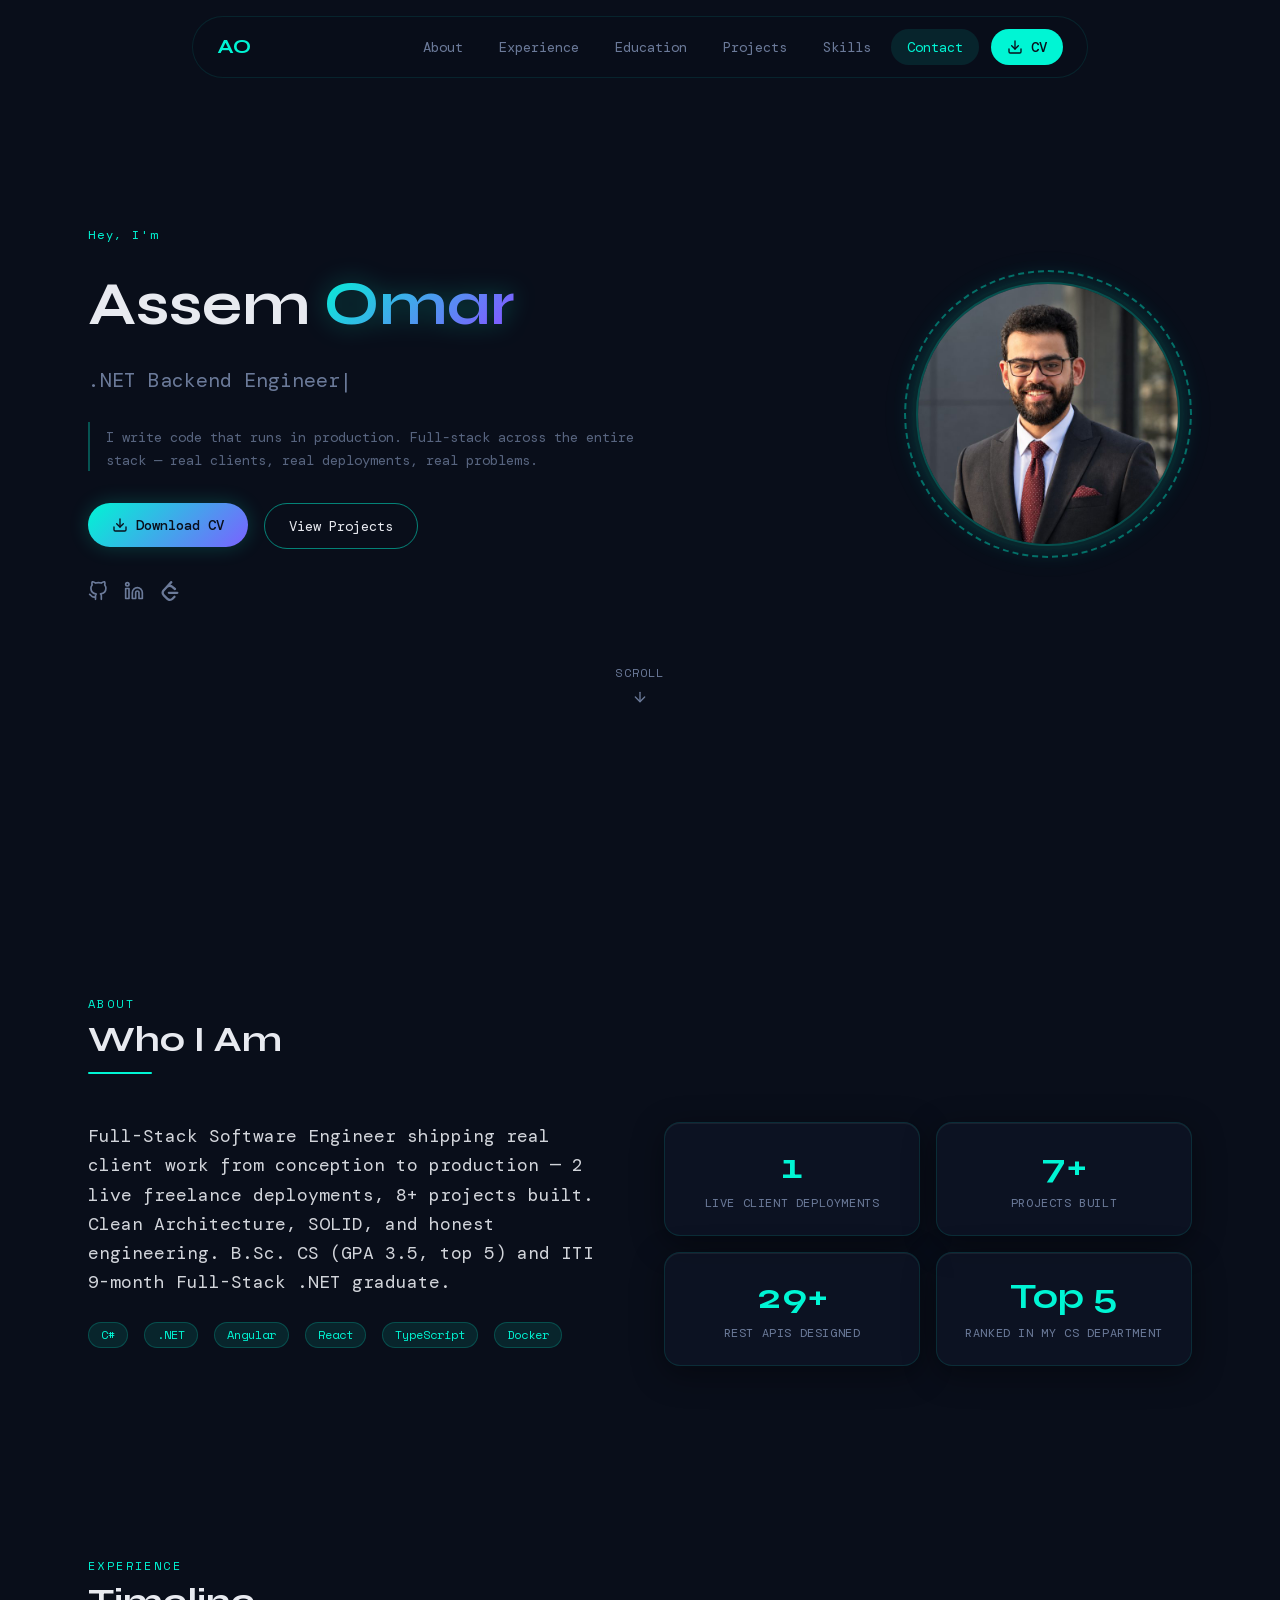
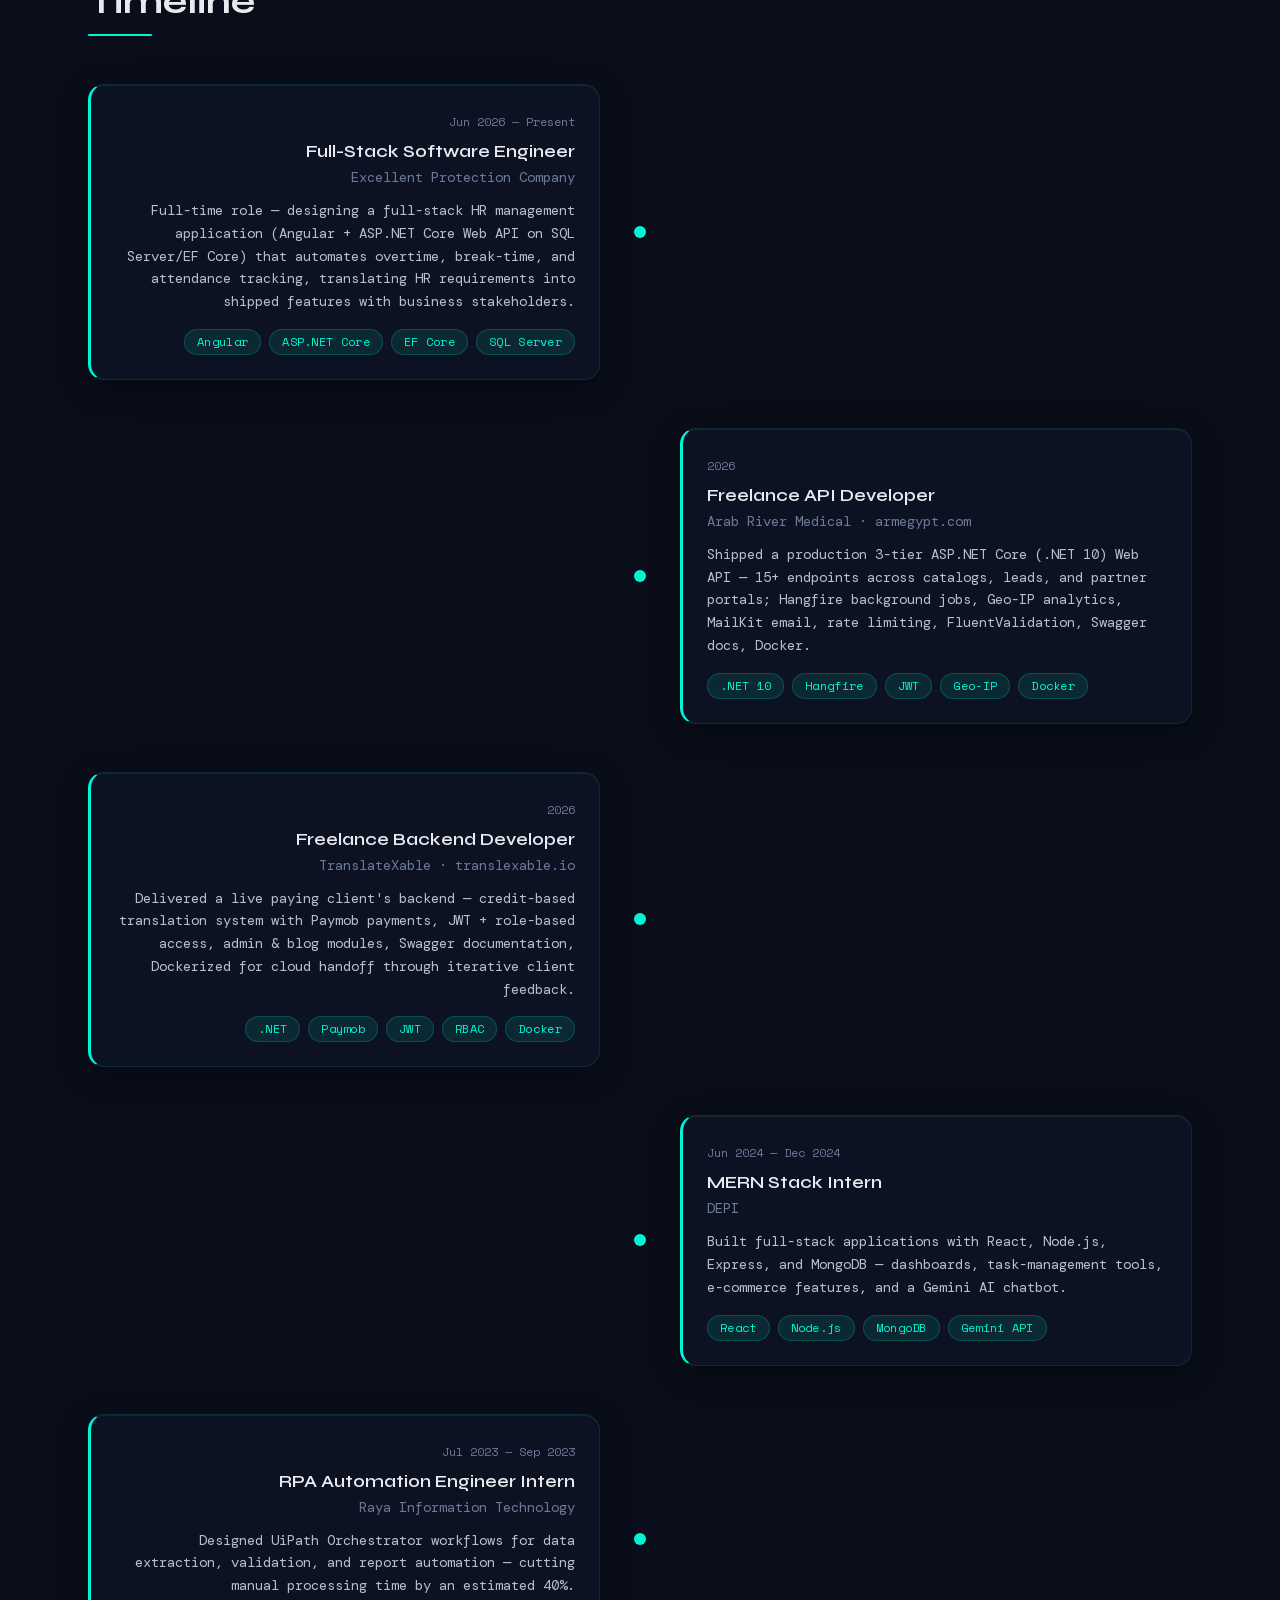
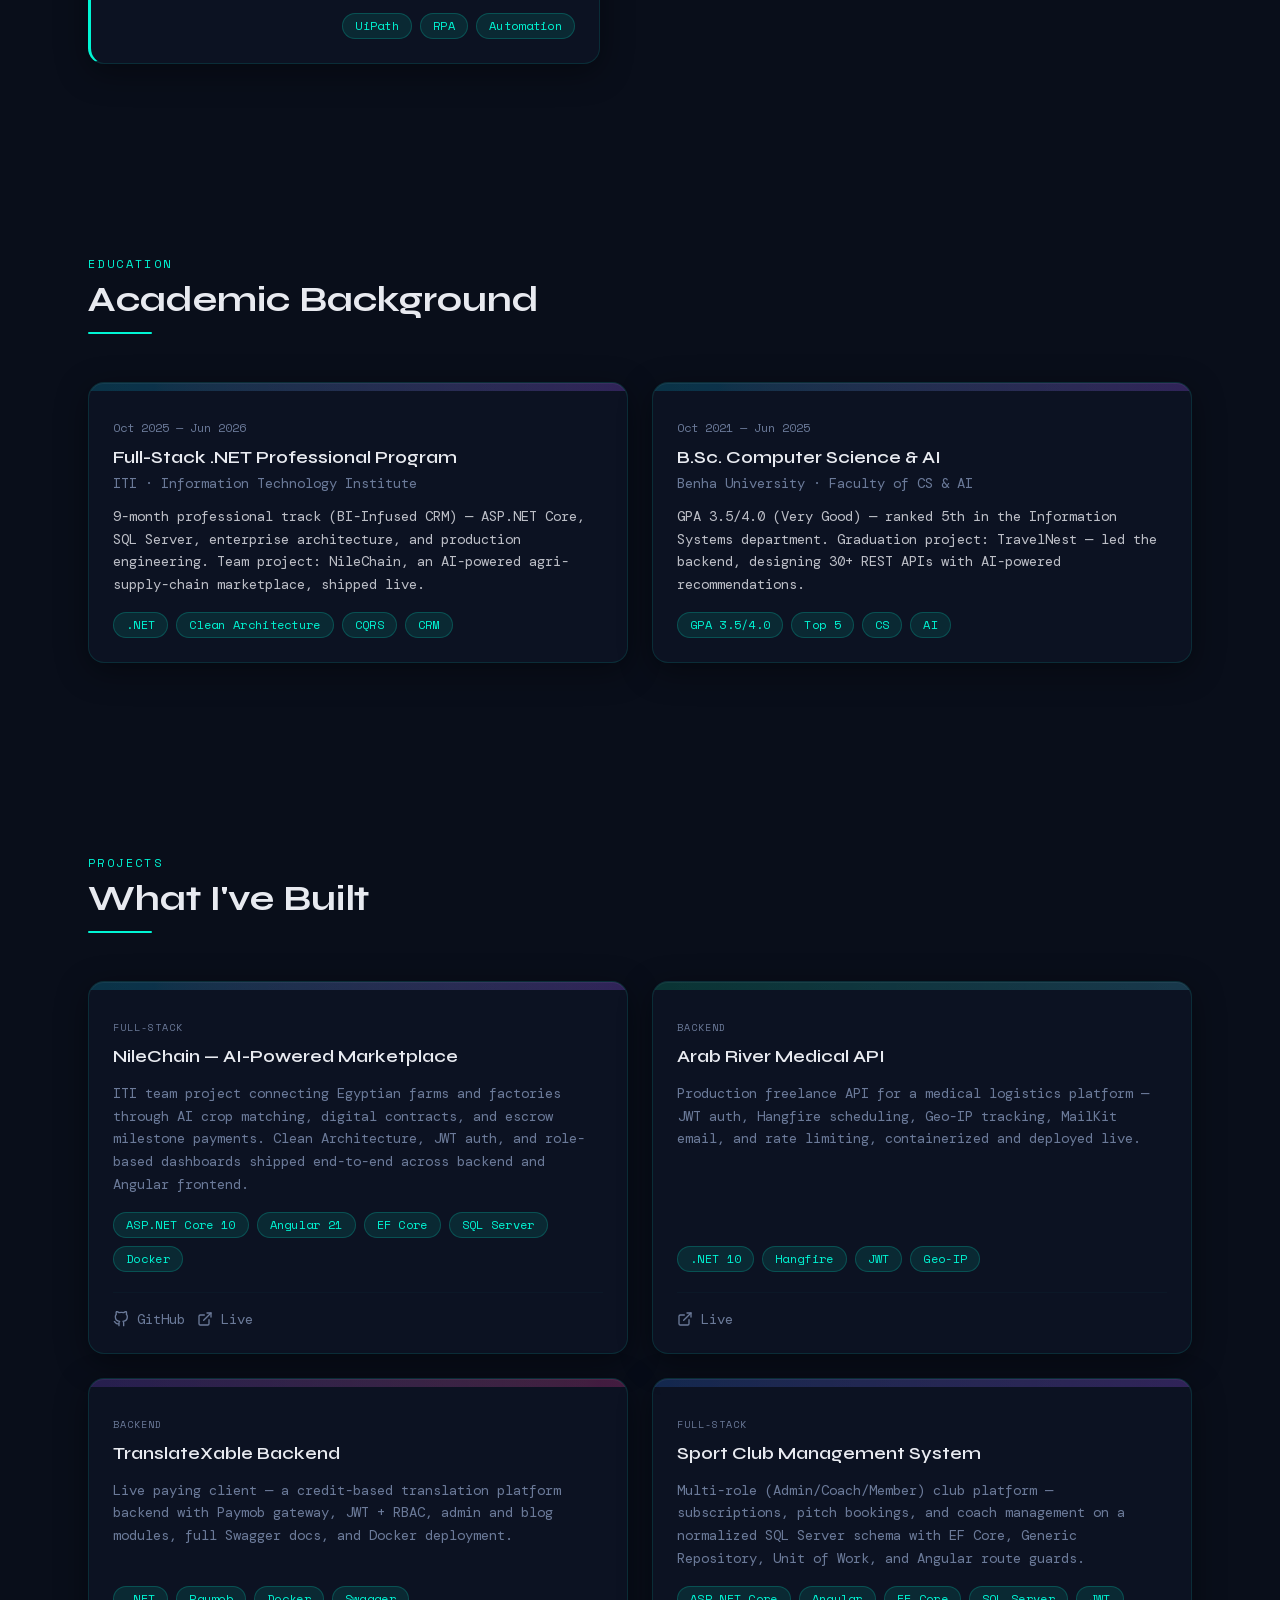
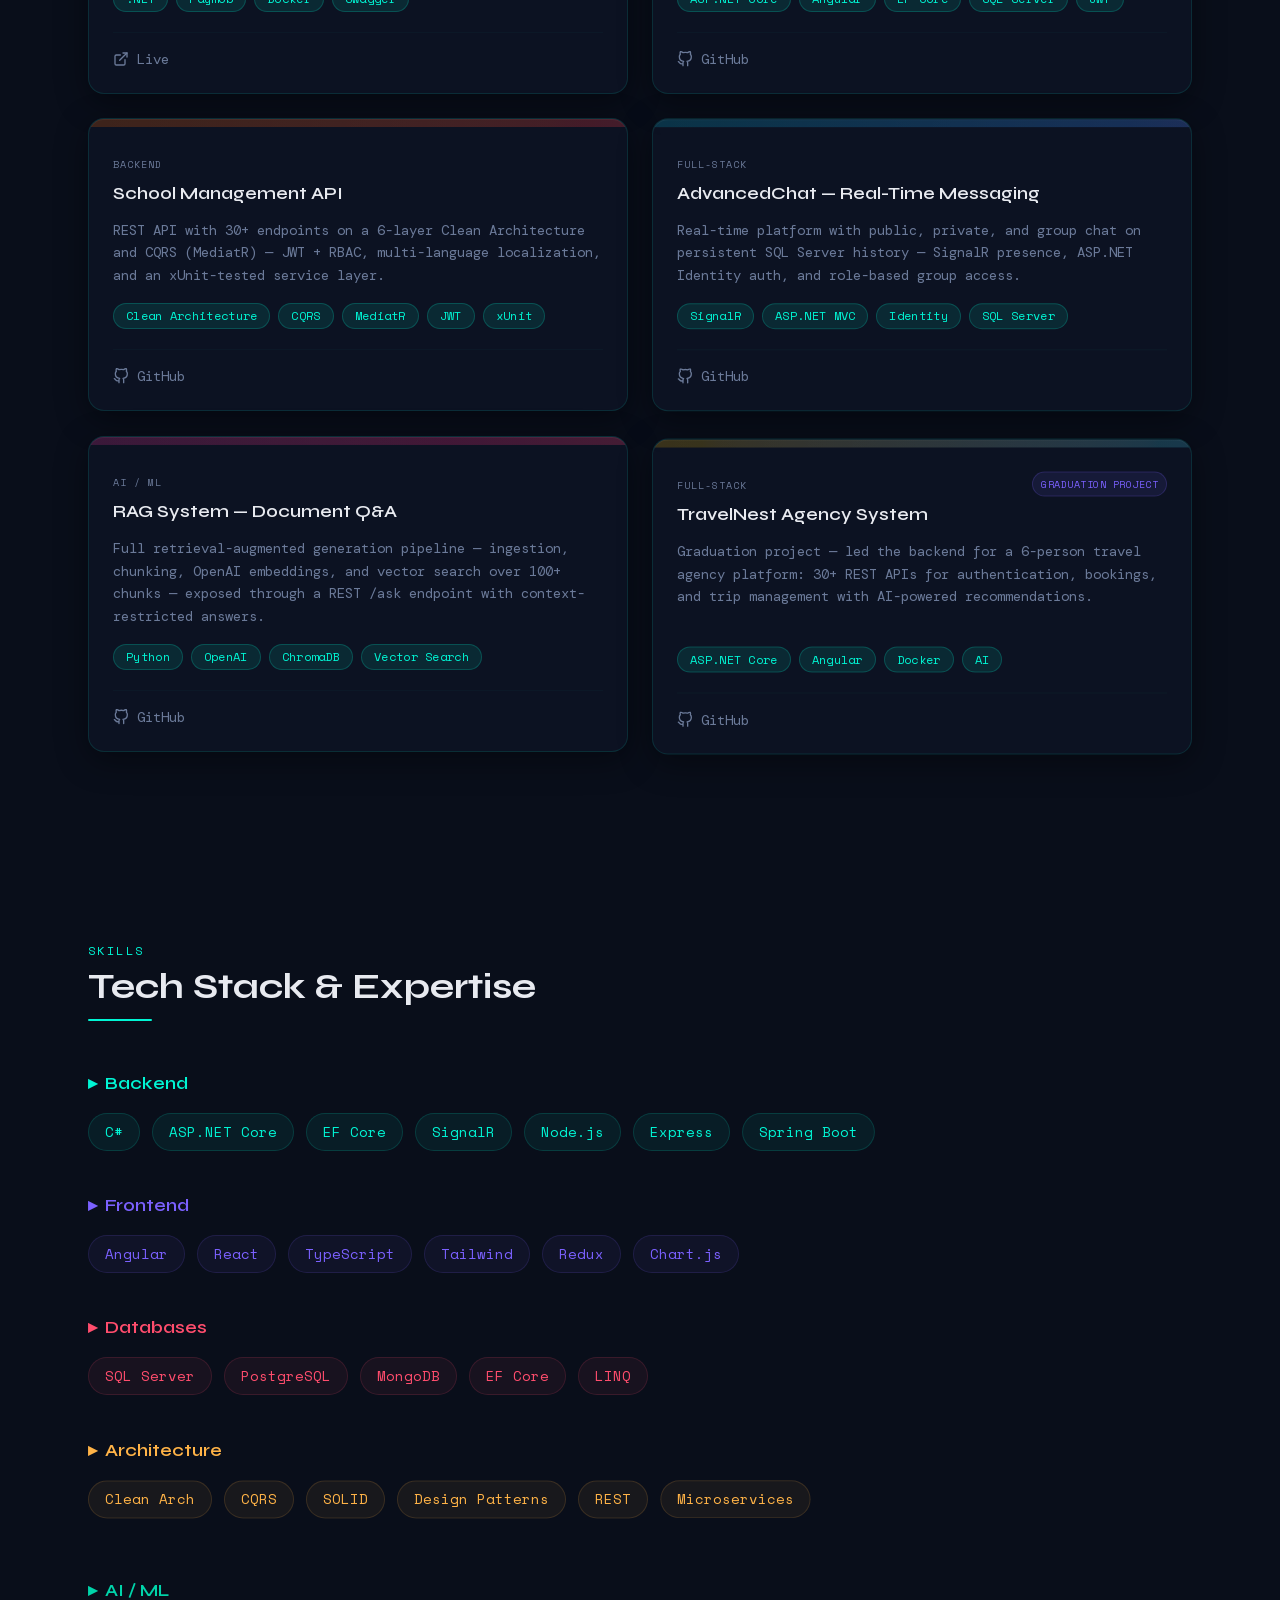
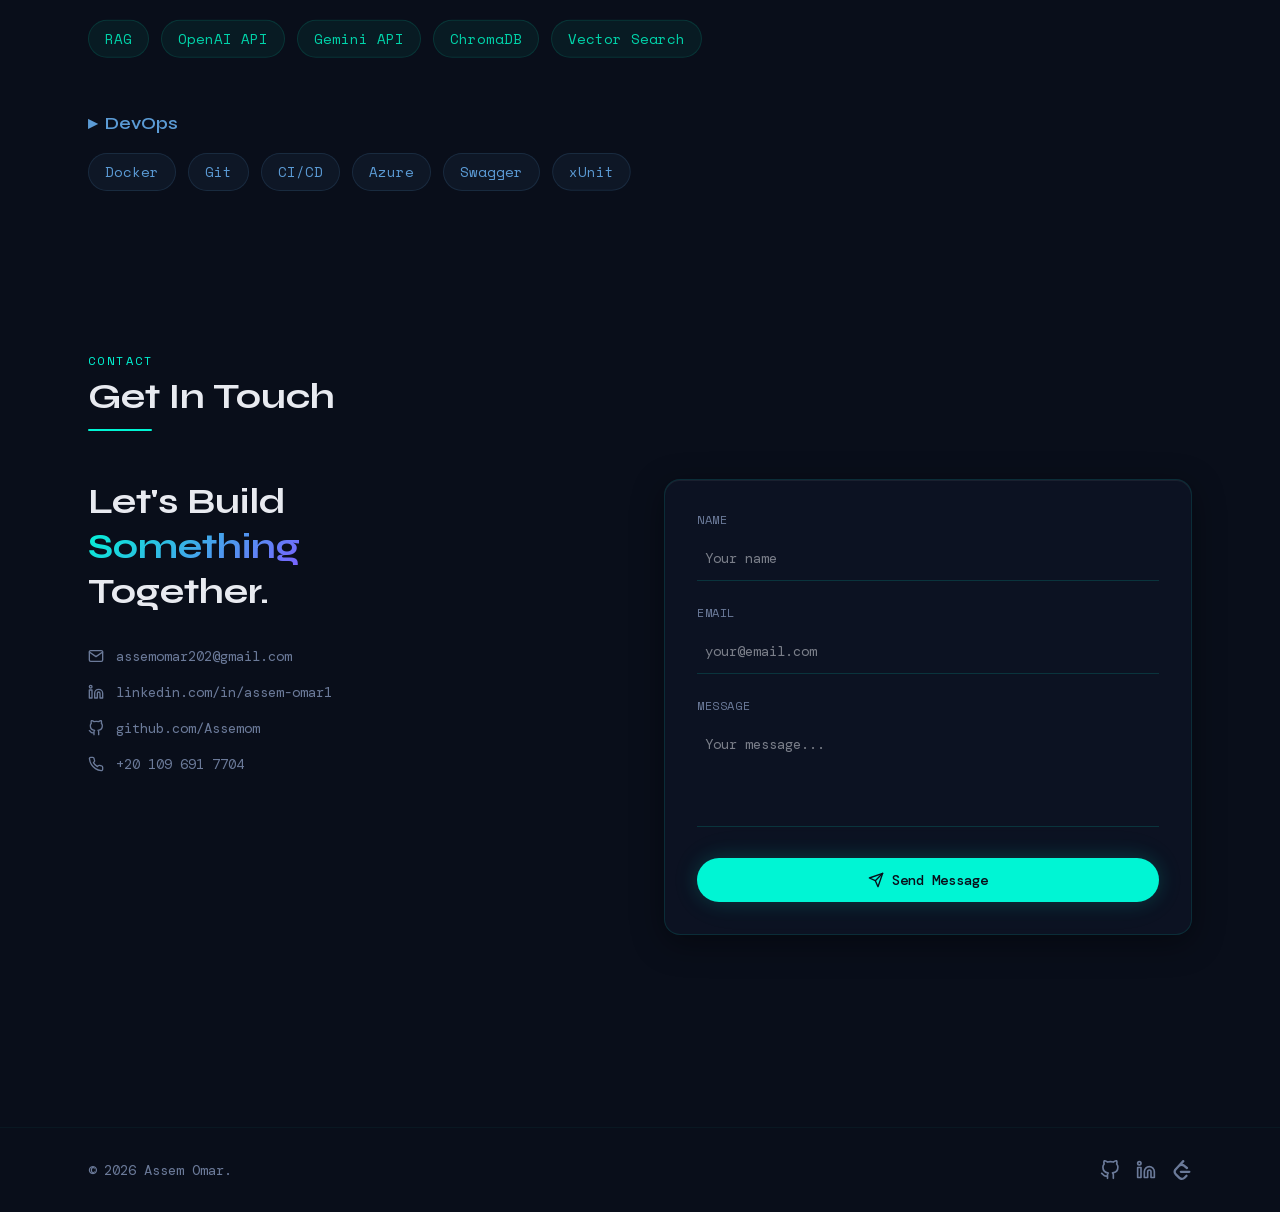
<file: index.html>
<!DOCTYPE html><html lang="en" class="syne_ba40f8d-module__L0PX2a__variable dm_mono_48a4f98f-module__vlqQpa__variable space_mono_754f223c-module__vnF5cq__variable dark"><head><meta charSet="utf-8"/><meta name="viewport" content="width=device-width, initial-scale=1"/><link rel="preload" href="/_next/static/media/0c795a286deabae8-s.p.3vm0tq4e-zz_5.woff2" as="font" crossorigin="" type="font/woff2"/><link rel="preload" href="/_next/static/media/36363bfb06833f56-s.p.38hmww4cj4vme.woff2" as="font" crossorigin="" type="font/woff2"/><link rel="preload" href="/_next/static/media/7546fe8f902b88b8-s.p.1agee208_hwfr.woff2" as="font" crossorigin="" type="font/woff2"/><link rel="preload" href="/_next/static/media/8d05cfa5faa8406c-s.p.1s123piy9_v1m.woff2" as="font" crossorigin="" type="font/woff2"/><link rel="preload" href="/_next/static/media/a73419dd2ba2d841-s.p.2yee423r7ahpo.woff2" as="font" crossorigin="" type="font/woff2"/><link rel="preload" href="/_next/static/media/dc0d9adbac686440-s.p.3cik_s2si-ft-.woff2" as="font" crossorigin="" type="font/woff2"/><link rel="preload" as="image" href="/images/profile.jpg"/><link rel="stylesheet" href="/_next/static/chunks/3bjm4s6gkn4ba.css" data-precedence="next"/><link rel="preload" as="script" fetchPriority="low" href="/_next/static/chunks/2nwqoerny79-z.js"/><script src="/_next/static/chunks/17c2xufnf7-1b.js" async=""></script><script src="/_next/static/chunks/2cya-h6pss2j9.js" async=""></script><script src="/_next/static/chunks/turbopack-3eg1668qzm3vo.js" async=""></script><script src="/_next/static/chunks/0g1ggugn4a5qh.js" async=""></script><script src="/_next/static/chunks/14mumt5_n0xhi.js" async=""></script><script src="/_next/static/chunks/0jpiqk38atcje.js" async=""></script><script src="/_next/static/chunks/1mfoe4a5q9wlq.js" async=""></script><script src="/_next/static/chunks/22sqzn9yw7mxe.js" async=""></script><meta name="next-size-adjust" content=""/><title>Assem Omar — Full-Stack .NET Engineer</title><meta name="description" content="Full-Stack .NET Engineer specializing in ASP.NET Core, Angular, and AI Integration. Two live client deployments, 8+ shipped projects, Clean Architecture that survives review."/><meta name="keywords" content=".NET,ASP.NET Core,Angular,Full-Stack,Software Engineer,AI Integration,Assem Omar"/><meta property="og:title" content="Assem Omar — Full-Stack .NET Engineer"/><meta property="og:description" content="ASP.NET Core · Angular · AI Integration. Two live client deployments, 8+ shipped projects."/><meta property="og:type" content="website"/><meta name="twitter:card" content="summary"/><meta name="twitter:title" content="Assem Omar — Full-Stack .NET Engineer"/><meta name="twitter:description" content="ASP.NET Core · Angular · AI Integration. Two live client deployments, 8+ shipped projects."/><link rel="icon" href="/favicon.ico?favicon.2vob68tjqpejf.ico" sizes="256x256" type="image/x-icon"/><script src="/_next/static/chunks/0cz1d0mv5g_q7.js" noModule=""></script></head><body class="min-h-screen bg-[#090E1A] text-[#E8EAF0] antialiased"><div hidden=""><!--$--><!--/$--></div><script>((a,b,c,d,e,f,g,h)=>{let i=document.documentElement,j=["light","dark"];function k(b){var c;(Array.isArray(a)?a:[a]).forEach(a=>{let c="class"===a,d=c&&f?e.map(a=>f[a]||a):e;c?(i.classList.remove(...d),i.classList.add(f&&f[b]?f[b]:b)):i.setAttribute(a,b)}),c=b,h&&j.includes(c)&&(i.style.colorScheme=c)}if(d)k(d);else try{let a=localStorage.getItem(b)||c,d=g&&"system"===a?window.matchMedia("(prefers-color-scheme: dark)").matches?"dark":"light":a;k(d)}catch(a){}})("class","theme","dark",null,["light","dark"],null,false,true)</script><div class="fixed top-0 left-0 w-2 h-2 bg-accent rounded-full pointer-events-none z-[9999] mix-blend-difference" style="transform:translateX(-100px) translateY(-100px) translateX(-50%) translateY(-50%)"></div><div class="fixed top-0 left-0 w-8 h-8 border border-accent/40 rounded-full pointer-events-none z-[9999]" style="transform:translateX(-100px) translateY(-100px) translateX(-50%) translateY(-50%)"></div><header class="fixed top-4 right-0 left-0 mx-auto z-50 w-[90%] max-w-4xl" style="transform:translateY(-100px)"><nav class="glass-nav rounded-full px-6 py-3 flex items-center justify-between transition-all duration-300"><button class="font-display text-xl font-bold tracking-tight text-accent">AO</button><div class="hidden md:flex items-center gap-1"><button class="px-4 py-2 rounded-full text-sm font-mono transition-all duration-300 text-muted-foreground hover:text-foreground">About</button><button class="px-4 py-2 rounded-full text-sm font-mono transition-all duration-300 text-muted-foreground hover:text-foreground">Experience</button><button class="px-4 py-2 rounded-full text-sm font-mono transition-all duration-300 text-muted-foreground hover:text-foreground">Education</button><button class="px-4 py-2 rounded-full text-sm font-mono transition-all duration-300 text-muted-foreground hover:text-foreground">Projects</button><button class="px-4 py-2 rounded-full text-sm font-mono transition-all duration-300 text-muted-foreground hover:text-foreground">Skills</button><button class="px-4 py-2 rounded-full text-sm font-mono transition-all duration-300 text-muted-foreground hover:text-foreground">Contact</button><a href="/AssemOmarCv.pdf" download="" class="ml-2 flex items-center gap-2 px-4 py-2 rounded-full bg-accent text-background text-sm font-mono font-medium hover:bg-accent/90 transition-all"><svg stroke="currentColor" fill="none" stroke-width="2" viewBox="0 0 24 24" stroke-linecap="round" stroke-linejoin="round" class="w-4 h-4" height="1em" width="1em" xmlns="http://www.w3.org/2000/svg"><path d="M21 15v4a2 2 0 0 1-2 2H5a2 2 0 0 1-2-2v-4"></path><polyline points="7 10 12 15 17 10"></polyline><line x1="12" y1="15" x2="12" y2="3"></line></svg>CV</a></div><button class="md:hidden text-foreground p-2" aria-label="Toggle menu"><svg stroke="currentColor" fill="currentColor" stroke-width="0" viewBox="0 0 20 20" aria-hidden="true" class="w-6 h-6" height="1em" width="1em" xmlns="http://www.w3.org/2000/svg"><path fill-rule="evenodd" d="M3 5a1 1 0 011-1h12a1 1 0 110 2H4a1 1 0 01-1-1zM3 10a1 1 0 011-1h12a1 1 0 110 2H4a1 1 0 01-1-1zM3 15a1 1 0 011-1h12a1 1 0 110 2H4a1 1 0 01-1-1z" clip-rule="evenodd"></path></svg></button></nav></header><main><section id="hero" class="relative min-h-screen flex items-center overflow-hidden"><div id="hero-particles" class="absolute inset-0 z-0"></div><div class="relative z-10 w-full max-w-6xl mx-auto px-6 pt-24 pb-16"><div class="flex flex-col-reverse md:flex-row items-center gap-12 md:gap-16"><div class="w-full md:w-[55%] text-center md:text-left space-y-6"><span id="hero-label" class="block font-mono text-xs tracking-[0.15em] text-accent">Hey, I&#x27;m</span><h1 id="hero-name" class="font-display text-4xl md:text-6xl font-bold text-foreground leading-tight">Assem<!-- --> <span class="text-gradient-glow">Omar</span></h1><div id="hero-typewriter" class="font-mono text-xl text-muted-foreground h-8"><span class="index-module_type__E-SaG"></span></div><div id="hero-tagline" class="flex items-start gap-4 pt-1 border-l-2 border-accent/30 pl-4"><p class="font-mono text-sm text-muted-foreground/80 leading-relaxed">I write code that runs in production. Full-stack across the entire stack — real clients, real deployments, real problems.</p></div><div id="hero-ctas" class="flex flex-col sm:flex-row items-center sm:items-start gap-4 pt-2"><a href="/AssemOmarCv.pdf" download="" class="inline-flex items-center gap-2 px-6 py-3 rounded-full font-mono font-medium text-sm text-[#090E1A] transition-all hover:-translate-y-0.5" style="background:linear-gradient(135deg, #00F5D4, #7B61FF);box-shadow:0 0 20px rgba(0,245,212,0.2)"><svg stroke="currentColor" fill="none" stroke-width="2" viewBox="0 0 24 24" stroke-linecap="round" stroke-linejoin="round" class="w-4 h-4" height="1em" width="1em" xmlns="http://www.w3.org/2000/svg"><path d="M21 15v4a2 2 0 0 1-2 2H5a2 2 0 0 1-2-2v-4"></path><polyline points="7 10 12 15 17 10"></polyline><line x1="12" y1="15" x2="12" y2="3"></line></svg>Download CV</a><a href="#projects" class="inline-flex items-center gap-2 px-6 py-3 rounded-full border border-[#00F5D4]/50 text-foreground font-mono text-sm hover:bg-gradient-to-r hover:from-[#00F5D4]/10 hover:to-[#7B61FF]/10 hover:border-[#00F5D4] transition-all">View Projects</a></div><div id="hero-socials" class="flex items-center gap-4 justify-center md:justify-start pt-2"><a href="https://github.com/Assemom" target="_blank" rel="noopener noreferrer" class="text-muted-foreground hover:text-[#00F5D4] transition-colors" aria-label="GitHub"><svg stroke="currentColor" fill="none" stroke-width="2" viewBox="0 0 24 24" stroke-linecap="round" stroke-linejoin="round" class="w-5 h-5" height="1em" width="1em" xmlns="http://www.w3.org/2000/svg"><path d="M9 19c-5 1.5-5-2.5-7-3m14 6v-3.87a3.37 3.37 0 0 0-.94-2.61c3.14-.35 6.44-1.54 6.44-7A5.44 5.44 0 0 0 20 4.77 5.07 5.07 0 0 0 19.91 1S18.73.65 16 2.48a13.38 13.38 0 0 0-7 0C6.27.65 5.09 1 5.09 1A5.07 5.07 0 0 0 5 4.77a5.44 5.44 0 0 0-1.5 3.78c0 5.42 3.3 6.61 6.44 7A3.37 3.37 0 0 0 9 18.13V22"></path></svg></a><a href="https://linkedin.com/in/assem-omar1" target="_blank" rel="noopener noreferrer" class="text-muted-foreground hover:text-[#00F5D4] transition-colors" aria-label="LinkedIn"><svg stroke="currentColor" fill="none" stroke-width="2" viewBox="0 0 24 24" stroke-linecap="round" stroke-linejoin="round" class="w-5 h-5" height="1em" width="1em" xmlns="http://www.w3.org/2000/svg"><path d="M16 8a6 6 0 0 1 6 6v7h-4v-7a2 2 0 0 0-2-2 2 2 0 0 0-2 2v7h-4v-7a6 6 0 0 1 6-6z"></path><rect x="2" y="9" width="4" height="12"></rect><circle cx="4" cy="4" r="2"></circle></svg></a><a href="https://leetcode.com/u/assemomar202/" target="_blank" rel="noopener noreferrer" class="text-muted-foreground hover:text-[#00F5D4] transition-colors" aria-label="LeetCode"><svg stroke="currentColor" fill="currentColor" stroke-width="0" role="img" viewBox="0 0 24 24" class="w-5 h-5" height="1em" width="1em" xmlns="http://www.w3.org/2000/svg"><path d="M13.483 0a1.374 1.374 0 0 0-.961.438L7.116 6.226l-3.854 4.126a5.266 5.266 0 0 0-1.209 2.104 5.35 5.35 0 0 0-.125.513 5.527 5.527 0 0 0 .062 2.362 5.83 5.83 0 0 0 .349 1.017 5.938 5.938 0 0 0 1.271 1.818l4.277 4.193.039.038c2.248 2.165 5.852 2.133 8.063-.074l2.396-2.392c.54-.54.54-1.414.003-1.955a1.378 1.378 0 0 0-1.951-.003l-2.396 2.392a3.021 3.021 0 0 1-4.205.038l-.02-.019-4.276-4.193c-.652-.64-.972-1.469-.948-2.263a2.68 2.68 0 0 1 .066-.523 2.545 2.545 0 0 1 .619-1.164L9.13 8.114c1.058-1.134 3.204-1.27 4.43-.278l3.501 2.831c.593.48 1.461.387 1.94-.207a1.384 1.384 0 0 0-.207-1.943l-3.5-2.831c-.8-.647-1.766-1.045-2.774-1.202l2.015-2.158A1.384 1.384 0 0 0 13.483 0zm-2.866 12.815a1.38 1.38 0 0 0-1.38 1.382 1.38 1.38 0 0 0 1.38 1.382H20.79a1.38 1.38 0 0 0 1.38-1.382 1.38 1.38 0 0 0-1.38-1.382z"></path></svg></a></div></div><div class="w-full md:w-[45%] flex justify-center md:justify-end"><div class="relative w-56 h-56 md:w-72 md:h-72"><div class="profile-ring absolute inset-0"></div><div class="absolute inset-2 rounded-full bg-[#00F5D4]/10 glow-cyan"></div><div class="absolute inset-3 rounded-full overflow-hidden border-2 border-[#00F5D4]/20"><img alt="Assem Omar" width="288" height="288" decoding="async" data-nimg="1" class="w-full h-full object-cover" style="color:transparent" src="/images/profile.jpg"/></div></div></div></div><div class="flex justify-center mt-16" style="opacity:0"><a href="#about" class="scroll-indicator flex flex-col items-center gap-2 text-muted-foreground hover:text-[#00F5D4] transition-colors"><span class="font-tag text-xs tracking-widest">SCROLL</span><svg stroke="currentColor" fill="none" stroke-width="2" viewBox="0 0 24 24" stroke-linecap="round" stroke-linejoin="round" class="w-4 h-4" height="1em" width="1em" xmlns="http://www.w3.org/2000/svg"><line x1="12" y1="5" x2="12" y2="19"></line><polyline points="19 12 12 19 5 12"></polyline></svg></a></div></div></section><section id="about" class="relative py-24"><div class="max-w-6xl mx-auto px-6"><div class="mb-12" style="opacity:0;transform:translateY(20px)"><span class="font-tag text-xs tracking-[0.2em] uppercase text-accent mb-2 block">About</span><h2 class="font-display text-3xl md:text-4xl font-bold text-foreground">Who I Am</h2><div class="mt-3 w-16 h-0.5 bg-accent rounded-full"></div></div><div class="grid md:grid-cols-2 gap-12 items-start"><div style="opacity:0;transform:translateY(40px)"><p class="font-mono text-base md:text-lg leading-relaxed text-foreground/90">Full-Stack Software Engineer shipping real client work from conception to production — 2 live freelance deployments, 8+ projects built. Clean Architecture, SOLID, and honest engineering. B.Sc. CS (GPA 3.5, top 5) and ITI 9-month Full-Stack .NET graduate.</p><div class="mt-6 flex flex-wrap gap-4"><span class="font-tag text-xs px-3 py-1 rounded-full bg-accent/10 text-accent border border-accent/20">C#</span><span class="font-tag text-xs px-3 py-1 rounded-full bg-accent/10 text-accent border border-accent/20">.NET</span><span class="font-tag text-xs px-3 py-1 rounded-full bg-accent/10 text-accent border border-accent/20">Angular</span><span class="font-tag text-xs px-3 py-1 rounded-full bg-accent/10 text-accent border border-accent/20">React</span><span class="font-tag text-xs px-3 py-1 rounded-full bg-accent/10 text-accent border border-accent/20">TypeScript</span><span class="font-tag text-xs px-3 py-1 rounded-full bg-accent/10 text-accent border border-accent/20">Docker</span></div></div><div class="grid grid-cols-2 gap-4" style="opacity:0;transform:translateY(40px)"><div class="glass-card p-6 text-center"><span class="block font-display text-3xl md:text-4xl font-bold text-accent"><span class="tabular-nums">0</span></span><span class="mt-2 block font-mono text-xs text-muted-foreground uppercase tracking-wider">Live Client Deployments</span></div><div class="glass-card p-6 text-center"><span class="block font-display text-3xl md:text-4xl font-bold text-accent"><span class="tabular-nums">0</span></span><span class="mt-2 block font-mono text-xs text-muted-foreground uppercase tracking-wider">Projects Built</span></div><div class="glass-card p-6 text-center"><span class="block font-display text-3xl md:text-4xl font-bold text-accent"><span class="tabular-nums">0</span></span><span class="mt-2 block font-mono text-xs text-muted-foreground uppercase tracking-wider">REST APIs Designed</span></div><div class="glass-card p-6 text-center"><span class="block font-display text-3xl md:text-4xl font-bold text-accent"><span class="tabular-nums">Top 5</span></span><span class="mt-2 block font-mono text-xs text-muted-foreground uppercase tracking-wider">Ranked in My CS Department</span></div></div></div></div></section><section id="experience" class="relative py-24"><div class="max-w-6xl mx-auto px-6"><div class="mb-12" style="opacity:0;transform:translateY(20px)"><span class="font-tag text-xs tracking-[0.2em] uppercase text-accent mb-2 block">Experience</span><h2 class="font-display text-3xl md:text-4xl font-bold text-foreground">Timeline</h2><div class="mt-3 w-16 h-0.5 bg-accent rounded-full"></div></div><div class="relative"><svg class="absolute left-1/2 -translate-x-px top-0 h-full w-0.5 hidden md:block" viewBox="0 0 2 100" preserveAspectRatio="none"><path d="M1 0 L1 100" stroke="url(#timelineGradient)" stroke-width="2" fill="none"></path><defs><linearGradient id="timelineGradient" x1="0" y1="0" x2="0" y2="1"><stop offset="0%" stop-color="#00F5D4" stop-opacity="1"></stop><stop offset="100%" stop-color="#00F5D4" stop-opacity="0.05"></stop></linearGradient></defs></svg><div class="relative space-y-8 md:space-y-12"><div class="flex items-center gap-6 md:flex-row" style="opacity:0;transform:translateX(-60px)"><div class="flex-1 md:text-right"><div class="glass-card p-6 relative overflow-hidden" style="border-left-color:#00F5D4;border-left-width:3px"><span class="font-tag text-xs text-muted-foreground">Jun 2026 — Present</span><h3 class="font-display text-lg font-semibold mt-1 text-foreground">Full-Stack Software Engineer</h3><p class="font-mono text-sm text-muted-foreground mt-0.5">Excellent Protection Company</p><p class="mt-3 font-mono text-sm text-foreground/80 leading-relaxed">Full-time role — designing a full-stack HR management application (Angular + ASP.NET Core Web API on SQL Server/EF Core) that automates overtime, break-time, and attendance tracking, translating HR requirements into shipped features with business stakeholders.</p><div class="mt-4 flex flex-wrap gap-2 md:justify-end"><span class="inline-flex items-center gap-1.5 px-3 py-1 rounded-full text-xs font-tag font-medium tracking-wide bg-accent/10 text-accent border border-accent/20">Angular</span><span class="inline-flex items-center gap-1.5 px-3 py-1 rounded-full text-xs font-tag font-medium tracking-wide bg-accent/10 text-accent border border-accent/20">ASP.NET Core</span><span class="inline-flex items-center gap-1.5 px-3 py-1 rounded-full text-xs font-tag font-medium tracking-wide bg-accent/10 text-accent border border-accent/20">EF Core</span><span class="inline-flex items-center gap-1.5 px-3 py-1 rounded-full text-xs font-tag font-medium tracking-wide bg-accent/10 text-accent border border-accent/20">SQL Server</span></div></div></div><div class="hidden md:flex items-center justify-center w-8 h-8 shrink-0"><div class="w-3 h-3 rounded-full ring-4 ring-background" style="background-color:#00F5D4"></div></div><div class="hidden md:block flex-1"></div></div><div class="flex items-center gap-6 md:flex-row-reverse" style="opacity:0;transform:translateX(60px)"><div class="flex-1 md:text-left"><div class="glass-card p-6 relative overflow-hidden" style="border-left-color:#00F5D4;border-left-width:3px"><span class="font-tag text-xs text-muted-foreground">2026</span><h3 class="font-display text-lg font-semibold mt-1 text-foreground">Freelance API Developer</h3><p class="font-mono text-sm text-muted-foreground mt-0.5">Arab River Medical · armegypt.com</p><p class="mt-3 font-mono text-sm text-foreground/80 leading-relaxed">Shipped a production 3-tier ASP.NET Core (.NET 10) Web API — 15+ endpoints across catalogs, leads, and partner portals; Hangfire background jobs, Geo-IP analytics, MailKit email, rate limiting, FluentValidation, Swagger docs, Docker.</p><div class="mt-4 flex flex-wrap gap-2 "><span class="inline-flex items-center gap-1.5 px-3 py-1 rounded-full text-xs font-tag font-medium tracking-wide bg-accent/10 text-accent border border-accent/20">.NET 10</span><span class="inline-flex items-center gap-1.5 px-3 py-1 rounded-full text-xs font-tag font-medium tracking-wide bg-accent/10 text-accent border border-accent/20">Hangfire</span><span class="inline-flex items-center gap-1.5 px-3 py-1 rounded-full text-xs font-tag font-medium tracking-wide bg-accent/10 text-accent border border-accent/20">JWT</span><span class="inline-flex items-center gap-1.5 px-3 py-1 rounded-full text-xs font-tag font-medium tracking-wide bg-accent/10 text-accent border border-accent/20">Geo-IP</span><span class="inline-flex items-center gap-1.5 px-3 py-1 rounded-full text-xs font-tag font-medium tracking-wide bg-accent/10 text-accent border border-accent/20">Docker</span></div></div></div><div class="hidden md:flex items-center justify-center w-8 h-8 shrink-0"><div class="w-3 h-3 rounded-full ring-4 ring-background" style="background-color:#00F5D4"></div></div><div class="hidden md:block flex-1"></div></div><div class="flex items-center gap-6 md:flex-row" style="opacity:0;transform:translateX(-60px)"><div class="flex-1 md:text-right"><div class="glass-card p-6 relative overflow-hidden" style="border-left-color:#00F5D4;border-left-width:3px"><span class="font-tag text-xs text-muted-foreground">2026</span><h3 class="font-display text-lg font-semibold mt-1 text-foreground">Freelance Backend Developer</h3><p class="font-mono text-sm text-muted-foreground mt-0.5">TranslateXable · translexable.io</p><p class="mt-3 font-mono text-sm text-foreground/80 leading-relaxed">Delivered a live paying client&#x27;s backend — credit-based translation system with Paymob payments, JWT + role-based access, admin &amp; blog modules, Swagger documentation, Dockerized for cloud handoff through iterative client feedback.</p><div class="mt-4 flex flex-wrap gap-2 md:justify-end"><span class="inline-flex items-center gap-1.5 px-3 py-1 rounded-full text-xs font-tag font-medium tracking-wide bg-accent/10 text-accent border border-accent/20">.NET</span><span class="inline-flex items-center gap-1.5 px-3 py-1 rounded-full text-xs font-tag font-medium tracking-wide bg-accent/10 text-accent border border-accent/20">Paymob</span><span class="inline-flex items-center gap-1.5 px-3 py-1 rounded-full text-xs font-tag font-medium tracking-wide bg-accent/10 text-accent border border-accent/20">JWT</span><span class="inline-flex items-center gap-1.5 px-3 py-1 rounded-full text-xs font-tag font-medium tracking-wide bg-accent/10 text-accent border border-accent/20">RBAC</span><span class="inline-flex items-center gap-1.5 px-3 py-1 rounded-full text-xs font-tag font-medium tracking-wide bg-accent/10 text-accent border border-accent/20">Docker</span></div></div></div><div class="hidden md:flex items-center justify-center w-8 h-8 shrink-0"><div class="w-3 h-3 rounded-full ring-4 ring-background" style="background-color:#00F5D4"></div></div><div class="hidden md:block flex-1"></div></div><div class="flex items-center gap-6 md:flex-row-reverse" style="opacity:0;transform:translateX(60px)"><div class="flex-1 md:text-left"><div class="glass-card p-6 relative overflow-hidden" style="border-left-color:#00F5D4;border-left-width:3px"><span class="font-tag text-xs text-muted-foreground">Jun 2024 — Dec 2024</span><h3 class="font-display text-lg font-semibold mt-1 text-foreground">MERN Stack Intern</h3><p class="font-mono text-sm text-muted-foreground mt-0.5">DEPI</p><p class="mt-3 font-mono text-sm text-foreground/80 leading-relaxed">Built full-stack applications with React, Node.js, Express, and MongoDB — dashboards, task-management tools, e-commerce features, and a Gemini AI chatbot.</p><div class="mt-4 flex flex-wrap gap-2 "><span class="inline-flex items-center gap-1.5 px-3 py-1 rounded-full text-xs font-tag font-medium tracking-wide bg-accent/10 text-accent border border-accent/20">React</span><span class="inline-flex items-center gap-1.5 px-3 py-1 rounded-full text-xs font-tag font-medium tracking-wide bg-accent/10 text-accent border border-accent/20">Node.js</span><span class="inline-flex items-center gap-1.5 px-3 py-1 rounded-full text-xs font-tag font-medium tracking-wide bg-accent/10 text-accent border border-accent/20">MongoDB</span><span class="inline-flex items-center gap-1.5 px-3 py-1 rounded-full text-xs font-tag font-medium tracking-wide bg-accent/10 text-accent border border-accent/20">Gemini API</span></div></div></div><div class="hidden md:flex items-center justify-center w-8 h-8 shrink-0"><div class="w-3 h-3 rounded-full ring-4 ring-background" style="background-color:#00F5D4"></div></div><div class="hidden md:block flex-1"></div></div><div class="flex items-center gap-6 md:flex-row" style="opacity:0;transform:translateX(-60px)"><div class="flex-1 md:text-right"><div class="glass-card p-6 relative overflow-hidden" style="border-left-color:#00F5D4;border-left-width:3px"><span class="font-tag text-xs text-muted-foreground">Jul 2023 — Sep 2023</span><h3 class="font-display text-lg font-semibold mt-1 text-foreground">RPA Automation Engineer Intern</h3><p class="font-mono text-sm text-muted-foreground mt-0.5">Raya Information Technology</p><p class="mt-3 font-mono text-sm text-foreground/80 leading-relaxed">Designed UiPath Orchestrator workflows for data extraction, validation, and report automation — cutting manual processing time by an estimated 40%.</p><div class="mt-4 flex flex-wrap gap-2 md:justify-end"><span class="inline-flex items-center gap-1.5 px-3 py-1 rounded-full text-xs font-tag font-medium tracking-wide bg-accent/10 text-accent border border-accent/20">UiPath</span><span class="inline-flex items-center gap-1.5 px-3 py-1 rounded-full text-xs font-tag font-medium tracking-wide bg-accent/10 text-accent border border-accent/20">RPA</span><span class="inline-flex items-center gap-1.5 px-3 py-1 rounded-full text-xs font-tag font-medium tracking-wide bg-accent/10 text-accent border border-accent/20">Automation</span></div></div></div><div class="hidden md:flex items-center justify-center w-8 h-8 shrink-0"><div class="w-3 h-3 rounded-full ring-4 ring-background" style="background-color:#00F5D4"></div></div><div class="hidden md:block flex-1"></div></div></div></div></div></section><section id="education" class="relative py-24"><div class="max-w-6xl mx-auto px-6"><div class="mb-12" style="opacity:0;transform:translateY(20px)"><span class="font-tag text-xs tracking-[0.2em] uppercase text-accent mb-2 block">Education</span><h2 class="font-display text-3xl md:text-4xl font-bold text-foreground">Academic Background</h2><div class="mt-3 w-16 h-0.5 bg-accent rounded-full"></div></div><div class="grid md:grid-cols-2 gap-6"><div class="glass-card p-0 overflow-hidden group relative flex flex-col" style="opacity:0;transform:translateY(40px)"><div class="h-2 bg-gradient-to-r from-cyan-500/20 to-violet-600/20 shrink-0 relative overflow-hidden"><div class="absolute inset-0 shimmer-overlay"></div></div><div class="p-6"><span class="font-tag text-xs text-muted-foreground">Oct 2025 — Jun 2026</span><h3 class="font-display text-lg font-semibold mt-1 text-foreground">Full-Stack .NET Professional Program</h3><p class="font-mono text-sm text-muted-foreground mt-0.5">ITI · Information Technology Institute</p><p class="mt-3 font-mono text-sm text-foreground/80 leading-relaxed">9-month professional track (BI-Infused CRM) — ASP.NET Core, SQL Server, enterprise architecture, and production engineering. Team project: NileChain, an AI-powered agri-supply-chain marketplace, shipped live.</p><div class="mt-4 flex flex-wrap gap-2"><span class="inline-flex items-center gap-1.5 px-3 py-1 rounded-full text-xs font-tag font-medium tracking-wide bg-accent/10 text-accent border border-accent/20">.NET</span><span class="inline-flex items-center gap-1.5 px-3 py-1 rounded-full text-xs font-tag font-medium tracking-wide bg-accent/10 text-accent border border-accent/20">Clean Architecture</span><span class="inline-flex items-center gap-1.5 px-3 py-1 rounded-full text-xs font-tag font-medium tracking-wide bg-accent/10 text-accent border border-accent/20">CQRS</span><span class="inline-flex items-center gap-1.5 px-3 py-1 rounded-full text-xs font-tag font-medium tracking-wide bg-accent/10 text-accent border border-accent/20">CRM</span></div></div></div><div class="glass-card p-0 overflow-hidden group relative flex flex-col" style="opacity:0;transform:translateY(40px)"><div class="h-2 bg-gradient-to-r from-cyan-500/20 to-violet-600/20 shrink-0 relative overflow-hidden"><div class="absolute inset-0 shimmer-overlay"></div></div><div class="p-6"><span class="font-tag text-xs text-muted-foreground">Oct 2021 — Jun 2025</span><h3 class="font-display text-lg font-semibold mt-1 text-foreground">B.Sc. Computer Science &amp; AI</h3><p class="font-mono text-sm text-muted-foreground mt-0.5">Benha University · Faculty of CS &amp; AI</p><p class="mt-3 font-mono text-sm text-foreground/80 leading-relaxed">GPA 3.5/4.0 (Very Good) — ranked 5th in the Information Systems department. Graduation project: TravelNest — led the backend, designing 30+ REST APIs with AI-powered recommendations.</p><div class="mt-4 flex flex-wrap gap-2"><span class="inline-flex items-center gap-1.5 px-3 py-1 rounded-full text-xs font-tag font-medium tracking-wide bg-accent/10 text-accent border border-accent/20">GPA 3.5/4.0</span><span class="inline-flex items-center gap-1.5 px-3 py-1 rounded-full text-xs font-tag font-medium tracking-wide bg-accent/10 text-accent border border-accent/20">Top 5</span><span class="inline-flex items-center gap-1.5 px-3 py-1 rounded-full text-xs font-tag font-medium tracking-wide bg-accent/10 text-accent border border-accent/20">CS</span><span class="inline-flex items-center gap-1.5 px-3 py-1 rounded-full text-xs font-tag font-medium tracking-wide bg-accent/10 text-accent border border-accent/20">AI</span></div></div></div></div></div></section><section id="projects" class="relative py-24"><div class="max-w-6xl mx-auto px-6"><div class="mb-12" style="opacity:0;transform:translateY(20px)"><span class="font-tag text-xs tracking-[0.2em] uppercase text-accent mb-2 block">Projects</span><h2 class="font-display text-3xl md:text-4xl font-bold text-foreground">What I&#x27;ve Built</h2><div class="mt-3 w-16 h-0.5 bg-accent rounded-full"></div></div><div class="grid md:grid-cols-2 gap-6"><div class="glass-card p-0 overflow-hidden group relative flex flex-col" style="opacity:0;transform:translateY(40px)"><div class="h-2 bg-gradient-to-r shrink-0 relative overflow-hidden from-cyan-500/20 to-violet-600/20"><div class="absolute inset-0 shimmer-overlay"></div></div><div class="p-6 flex flex-col flex-1"><div class="flex items-start justify-between gap-4"><div><span class="font-tag text-[10px] uppercase tracking-widest text-muted-foreground">Full-Stack</span><h3 class="font-display text-lg font-semibold text-foreground mt-1">NileChain — AI-Powered Marketplace</h3></div></div><p class="mt-3 font-mono text-sm text-muted-foreground leading-relaxed flex-1">ITI team project connecting Egyptian farms and factories through AI crop matching, digital contracts, and escrow milestone payments. Clean Architecture, JWT auth, and role-based dashboards shipped end-to-end across backend and Angular frontend.</p><div class="mt-4 flex flex-wrap gap-2"><span class="inline-flex items-center gap-1.5 px-3 py-1 rounded-full text-xs font-tag font-medium tracking-wide bg-accent/10 text-accent border border-accent/20">ASP.NET Core 10</span><span class="inline-flex items-center gap-1.5 px-3 py-1 rounded-full text-xs font-tag font-medium tracking-wide bg-accent/10 text-accent border border-accent/20">Angular 21</span><span class="inline-flex items-center gap-1.5 px-3 py-1 rounded-full text-xs font-tag font-medium tracking-wide bg-accent/10 text-accent border border-accent/20">EF Core</span><span class="inline-flex items-center gap-1.5 px-3 py-1 rounded-full text-xs font-tag font-medium tracking-wide bg-accent/10 text-accent border border-accent/20">SQL Server</span><span class="inline-flex items-center gap-1.5 px-3 py-1 rounded-full text-xs font-tag font-medium tracking-wide bg-accent/10 text-accent border border-accent/20">Docker</span></div><div class="mt-5 flex items-center gap-3 pt-4 border-t border-glass-border/20"><a href="https://github.com/NileChain" target="_blank" rel="noopener noreferrer" class="flex items-center gap-2 text-sm font-mono text-muted-foreground hover:text-accent transition-colors"><svg stroke="currentColor" fill="none" stroke-width="2" viewBox="0 0 24 24" stroke-linecap="round" stroke-linejoin="round" class="w-4 h-4" height="1em" width="1em" xmlns="http://www.w3.org/2000/svg"><path d="M9 19c-5 1.5-5-2.5-7-3m14 6v-3.87a3.37 3.37 0 0 0-.94-2.61c3.14-.35 6.44-1.54 6.44-7A5.44 5.44 0 0 0 20 4.77 5.07 5.07 0 0 0 19.91 1S18.73.65 16 2.48a13.38 13.38 0 0 0-7 0C6.27.65 5.09 1 5.09 1A5.07 5.07 0 0 0 5 4.77a5.44 5.44 0 0 0-1.5 3.78c0 5.42 3.3 6.61 6.44 7A3.37 3.37 0 0 0 9 18.13V22"></path></svg>GitHub</a><a href="https://nilechain-frontend.vercel.app/landing" target="_blank" rel="noopener noreferrer" class="flex items-center gap-2 text-sm font-mono text-muted-foreground hover:text-accent transition-colors"><svg stroke="currentColor" fill="none" stroke-width="2" viewBox="0 0 24 24" stroke-linecap="round" stroke-linejoin="round" class="w-4 h-4" height="1em" width="1em" xmlns="http://www.w3.org/2000/svg"><path d="M18 13v6a2 2 0 0 1-2 2H5a2 2 0 0 1-2-2V8a2 2 0 0 1 2-2h6"></path><polyline points="15 3 21 3 21 9"></polyline><line x1="10" y1="14" x2="21" y2="3"></line></svg>Live</a></div></div></div><div class="glass-card p-0 overflow-hidden group relative flex flex-col" style="opacity:0;transform:translateY(40px)"><div class="h-2 bg-gradient-to-r shrink-0 relative overflow-hidden from-emerald-500/20 to-cyan-600/20"><div class="absolute inset-0 shimmer-overlay"></div></div><div class="p-6 flex flex-col flex-1"><div class="flex items-start justify-between gap-4"><div><span class="font-tag text-[10px] uppercase tracking-widest text-muted-foreground">Backend</span><h3 class="font-display text-lg font-semibold text-foreground mt-1">Arab River Medical API</h3></div></div><p class="mt-3 font-mono text-sm text-muted-foreground leading-relaxed flex-1">Production freelance API for a medical logistics platform — JWT auth, Hangfire scheduling, Geo-IP tracking, MailKit email, and rate limiting, containerized and deployed live.</p><div class="mt-4 flex flex-wrap gap-2"><span class="inline-flex items-center gap-1.5 px-3 py-1 rounded-full text-xs font-tag font-medium tracking-wide bg-accent/10 text-accent border border-accent/20">.NET 10</span><span class="inline-flex items-center gap-1.5 px-3 py-1 rounded-full text-xs font-tag font-medium tracking-wide bg-accent/10 text-accent border border-accent/20">Hangfire</span><span class="inline-flex items-center gap-1.5 px-3 py-1 rounded-full text-xs font-tag font-medium tracking-wide bg-accent/10 text-accent border border-accent/20">JWT</span><span class="inline-flex items-center gap-1.5 px-3 py-1 rounded-full text-xs font-tag font-medium tracking-wide bg-accent/10 text-accent border border-accent/20">Geo-IP</span></div><div class="mt-5 flex items-center gap-3 pt-4 border-t border-glass-border/20"><a href="https://armegypt.com" target="_blank" rel="noopener noreferrer" class="flex items-center gap-2 text-sm font-mono text-muted-foreground hover:text-accent transition-colors"><svg stroke="currentColor" fill="none" stroke-width="2" viewBox="0 0 24 24" stroke-linecap="round" stroke-linejoin="round" class="w-4 h-4" height="1em" width="1em" xmlns="http://www.w3.org/2000/svg"><path d="M18 13v6a2 2 0 0 1-2 2H5a2 2 0 0 1-2-2V8a2 2 0 0 1 2-2h6"></path><polyline points="15 3 21 3 21 9"></polyline><line x1="10" y1="14" x2="21" y2="3"></line></svg>Live</a></div></div></div><div class="glass-card p-0 overflow-hidden group relative flex flex-col" style="opacity:0;transform:translateY(40px)"><div class="h-2 bg-gradient-to-r shrink-0 relative overflow-hidden from-violet-500/20 to-pink-600/20"><div class="absolute inset-0 shimmer-overlay"></div></div><div class="p-6 flex flex-col flex-1"><div class="flex items-start justify-between gap-4"><div><span class="font-tag text-[10px] uppercase tracking-widest text-muted-foreground">Backend</span><h3 class="font-display text-lg font-semibold text-foreground mt-1">TranslateXable Backend</h3></div></div><p class="mt-3 font-mono text-sm text-muted-foreground leading-relaxed flex-1">Live paying client — a credit-based translation platform backend with Paymob gateway, JWT + RBAC, admin and blog modules, full Swagger docs, and Docker deployment.</p><div class="mt-4 flex flex-wrap gap-2"><span class="inline-flex items-center gap-1.5 px-3 py-1 rounded-full text-xs font-tag font-medium tracking-wide bg-accent/10 text-accent border border-accent/20">.NET</span><span class="inline-flex items-center gap-1.5 px-3 py-1 rounded-full text-xs font-tag font-medium tracking-wide bg-accent/10 text-accent border border-accent/20">Paymob</span><span class="inline-flex items-center gap-1.5 px-3 py-1 rounded-full text-xs font-tag font-medium tracking-wide bg-accent/10 text-accent border border-accent/20">Docker</span><span class="inline-flex items-center gap-1.5 px-3 py-1 rounded-full text-xs font-tag font-medium tracking-wide bg-accent/10 text-accent border border-accent/20">Swagger</span></div><div class="mt-5 flex items-center gap-3 pt-4 border-t border-glass-border/20"><a href="https://www.translexable.io/en" target="_blank" rel="noopener noreferrer" class="flex items-center gap-2 text-sm font-mono text-muted-foreground hover:text-accent transition-colors"><svg stroke="currentColor" fill="none" stroke-width="2" viewBox="0 0 24 24" stroke-linecap="round" stroke-linejoin="round" class="w-4 h-4" height="1em" width="1em" xmlns="http://www.w3.org/2000/svg"><path d="M18 13v6a2 2 0 0 1-2 2H5a2 2 0 0 1-2-2V8a2 2 0 0 1 2-2h6"></path><polyline points="15 3 21 3 21 9"></polyline><line x1="10" y1="14" x2="21" y2="3"></line></svg>Live</a></div></div></div><div class="glass-card p-0 overflow-hidden group relative flex flex-col" style="opacity:0;transform:translateY(40px)"><div class="h-2 bg-gradient-to-r shrink-0 relative overflow-hidden from-blue-500/20 to-violet-600/20"><div class="absolute inset-0 shimmer-overlay"></div></div><div class="p-6 flex flex-col flex-1"><div class="flex items-start justify-between gap-4"><div><span class="font-tag text-[10px] uppercase tracking-widest text-muted-foreground">Full-Stack</span><h3 class="font-display text-lg font-semibold text-foreground mt-1">Sport Club Management System</h3></div></div><p class="mt-3 font-mono text-sm text-muted-foreground leading-relaxed flex-1">Multi-role (Admin/Coach/Member) club platform — subscriptions, pitch bookings, and coach management on a normalized SQL Server schema with EF Core, Generic Repository, Unit of Work, and Angular route guards.</p><div class="mt-4 flex flex-wrap gap-2"><span class="inline-flex items-center gap-1.5 px-3 py-1 rounded-full text-xs font-tag font-medium tracking-wide bg-accent/10 text-accent border border-accent/20">ASP.NET Core</span><span class="inline-flex items-center gap-1.5 px-3 py-1 rounded-full text-xs font-tag font-medium tracking-wide bg-accent/10 text-accent border border-accent/20">Angular</span><span class="inline-flex items-center gap-1.5 px-3 py-1 rounded-full text-xs font-tag font-medium tracking-wide bg-accent/10 text-accent border border-accent/20">EF Core</span><span class="inline-flex items-center gap-1.5 px-3 py-1 rounded-full text-xs font-tag font-medium tracking-wide bg-accent/10 text-accent border border-accent/20">SQL Server</span><span class="inline-flex items-center gap-1.5 px-3 py-1 rounded-full text-xs font-tag font-medium tracking-wide bg-accent/10 text-accent border border-accent/20">JWT</span></div><div class="mt-5 flex items-center gap-3 pt-4 border-t border-glass-border/20"><a href="https://github.com/Assemom/Full-Stack-Project" target="_blank" rel="noopener noreferrer" class="flex items-center gap-2 text-sm font-mono text-muted-foreground hover:text-accent transition-colors"><svg stroke="currentColor" fill="none" stroke-width="2" viewBox="0 0 24 24" stroke-linecap="round" stroke-linejoin="round" class="w-4 h-4" height="1em" width="1em" xmlns="http://www.w3.org/2000/svg"><path d="M9 19c-5 1.5-5-2.5-7-3m14 6v-3.87a3.37 3.37 0 0 0-.94-2.61c3.14-.35 6.44-1.54 6.44-7A5.44 5.44 0 0 0 20 4.77 5.07 5.07 0 0 0 19.91 1S18.73.65 16 2.48a13.38 13.38 0 0 0-7 0C6.27.65 5.09 1 5.09 1A5.07 5.07 0 0 0 5 4.77a5.44 5.44 0 0 0-1.5 3.78c0 5.42 3.3 6.61 6.44 7A3.37 3.37 0 0 0 9 18.13V22"></path></svg>GitHub</a></div></div></div><div class="glass-card p-0 overflow-hidden group relative flex flex-col" style="opacity:0;transform:translateY(40px)"><div class="h-2 bg-gradient-to-r shrink-0 relative overflow-hidden from-orange-500/20 to-red-600/20"><div class="absolute inset-0 shimmer-overlay"></div></div><div class="p-6 flex flex-col flex-1"><div class="flex items-start justify-between gap-4"><div><span class="font-tag text-[10px] uppercase tracking-widest text-muted-foreground">Backend</span><h3 class="font-display text-lg font-semibold text-foreground mt-1">School Management API</h3></div></div><p class="mt-3 font-mono text-sm text-muted-foreground leading-relaxed flex-1">REST API with 30+ endpoints on a 6-layer Clean Architecture and CQRS (MediatR) — JWT + RBAC, multi-language localization, and an xUnit-tested service layer.</p><div class="mt-4 flex flex-wrap gap-2"><span class="inline-flex items-center gap-1.5 px-3 py-1 rounded-full text-xs font-tag font-medium tracking-wide bg-accent/10 text-accent border border-accent/20">Clean Architecture</span><span class="inline-flex items-center gap-1.5 px-3 py-1 rounded-full text-xs font-tag font-medium tracking-wide bg-accent/10 text-accent border border-accent/20">CQRS</span><span class="inline-flex items-center gap-1.5 px-3 py-1 rounded-full text-xs font-tag font-medium tracking-wide bg-accent/10 text-accent border border-accent/20">MediatR</span><span class="inline-flex items-center gap-1.5 px-3 py-1 rounded-full text-xs font-tag font-medium tracking-wide bg-accent/10 text-accent border border-accent/20">JWT</span><span class="inline-flex items-center gap-1.5 px-3 py-1 rounded-full text-xs font-tag font-medium tracking-wide bg-accent/10 text-accent border border-accent/20">xUnit</span></div><div class="mt-5 flex items-center gap-3 pt-4 border-t border-glass-border/20"><a href="https://github.com/Assemom/School-Project-Clean-Architecture" target="_blank" rel="noopener noreferrer" class="flex items-center gap-2 text-sm font-mono text-muted-foreground hover:text-accent transition-colors"><svg stroke="currentColor" fill="none" stroke-width="2" viewBox="0 0 24 24" stroke-linecap="round" stroke-linejoin="round" class="w-4 h-4" height="1em" width="1em" xmlns="http://www.w3.org/2000/svg"><path d="M9 19c-5 1.5-5-2.5-7-3m14 6v-3.87a3.37 3.37 0 0 0-.94-2.61c3.14-.35 6.44-1.54 6.44-7A5.44 5.44 0 0 0 20 4.77 5.07 5.07 0 0 0 19.91 1S18.73.65 16 2.48a13.38 13.38 0 0 0-7 0C6.27.65 5.09 1 5.09 1A5.07 5.07 0 0 0 5 4.77a5.44 5.44 0 0 0-1.5 3.78c0 5.42 3.3 6.61 6.44 7A3.37 3.37 0 0 0 9 18.13V22"></path></svg>GitHub</a></div></div></div><div class="glass-card p-0 overflow-hidden group relative flex flex-col" style="opacity:0;transform:translateY(40px)"><div class="h-2 bg-gradient-to-r shrink-0 relative overflow-hidden from-cyan-500/20 to-blue-600/20"><div class="absolute inset-0 shimmer-overlay"></div></div><div class="p-6 flex flex-col flex-1"><div class="flex items-start justify-between gap-4"><div><span class="font-tag text-[10px] uppercase tracking-widest text-muted-foreground">Full-Stack</span><h3 class="font-display text-lg font-semibold text-foreground mt-1">AdvancedChat — Real-Time Messaging</h3></div></div><p class="mt-3 font-mono text-sm text-muted-foreground leading-relaxed flex-1">Real-time platform with public, private, and group chat on persistent SQL Server history — SignalR presence, ASP.NET Identity auth, and role-based group access.</p><div class="mt-4 flex flex-wrap gap-2"><span class="inline-flex items-center gap-1.5 px-3 py-1 rounded-full text-xs font-tag font-medium tracking-wide bg-accent/10 text-accent border border-accent/20">SignalR</span><span class="inline-flex items-center gap-1.5 px-3 py-1 rounded-full text-xs font-tag font-medium tracking-wide bg-accent/10 text-accent border border-accent/20">ASP.NET MVC</span><span class="inline-flex items-center gap-1.5 px-3 py-1 rounded-full text-xs font-tag font-medium tracking-wide bg-accent/10 text-accent border border-accent/20">Identity</span><span class="inline-flex items-center gap-1.5 px-3 py-1 rounded-full text-xs font-tag font-medium tracking-wide bg-accent/10 text-accent border border-accent/20">SQL Server</span></div><div class="mt-5 flex items-center gap-3 pt-4 border-t border-glass-border/20"><a href="https://github.com/Assemom/AdvancedChatApp" target="_blank" rel="noopener noreferrer" class="flex items-center gap-2 text-sm font-mono text-muted-foreground hover:text-accent transition-colors"><svg stroke="currentColor" fill="none" stroke-width="2" viewBox="0 0 24 24" stroke-linecap="round" stroke-linejoin="round" class="w-4 h-4" height="1em" width="1em" xmlns="http://www.w3.org/2000/svg"><path d="M9 19c-5 1.5-5-2.5-7-3m14 6v-3.87a3.37 3.37 0 0 0-.94-2.61c3.14-.35 6.44-1.54 6.44-7A5.44 5.44 0 0 0 20 4.77 5.07 5.07 0 0 0 19.91 1S18.73.65 16 2.48a13.38 13.38 0 0 0-7 0C6.27.65 5.09 1 5.09 1A5.07 5.07 0 0 0 5 4.77a5.44 5.44 0 0 0-1.5 3.78c0 5.42 3.3 6.61 6.44 7A3.37 3.37 0 0 0 9 18.13V22"></path></svg>GitHub</a></div></div></div><div class="glass-card p-0 overflow-hidden group relative flex flex-col" style="opacity:0;transform:translateY(40px)"><div class="h-2 bg-gradient-to-r shrink-0 relative overflow-hidden from-pink-500/20 to-rose-600/20"><div class="absolute inset-0 shimmer-overlay"></div></div><div class="p-6 flex flex-col flex-1"><div class="flex items-start justify-between gap-4"><div><span class="font-tag text-[10px] uppercase tracking-widest text-muted-foreground">AI / ML</span><h3 class="font-display text-lg font-semibold text-foreground mt-1">RAG System — Document Q&amp;A</h3></div></div><p class="mt-3 font-mono text-sm text-muted-foreground leading-relaxed flex-1">Full retrieval-augmented generation pipeline — ingestion, chunking, OpenAI embeddings, and vector search over 100+ chunks — exposed through a REST /ask endpoint with context-restricted answers.</p><div class="mt-4 flex flex-wrap gap-2"><span class="inline-flex items-center gap-1.5 px-3 py-1 rounded-full text-xs font-tag font-medium tracking-wide bg-accent/10 text-accent border border-accent/20">Python</span><span class="inline-flex items-center gap-1.5 px-3 py-1 rounded-full text-xs font-tag font-medium tracking-wide bg-accent/10 text-accent border border-accent/20">OpenAI</span><span class="inline-flex items-center gap-1.5 px-3 py-1 rounded-full text-xs font-tag font-medium tracking-wide bg-accent/10 text-accent border border-accent/20">ChromaDB</span><span class="inline-flex items-center gap-1.5 px-3 py-1 rounded-full text-xs font-tag font-medium tracking-wide bg-accent/10 text-accent border border-accent/20">Vector Search</span></div><div class="mt-5 flex items-center gap-3 pt-4 border-t border-glass-border/20"><a href="https://github.com/Assemom/Rag-System" target="_blank" rel="noopener noreferrer" class="flex items-center gap-2 text-sm font-mono text-muted-foreground hover:text-accent transition-colors"><svg stroke="currentColor" fill="none" stroke-width="2" viewBox="0 0 24 24" stroke-linecap="round" stroke-linejoin="round" class="w-4 h-4" height="1em" width="1em" xmlns="http://www.w3.org/2000/svg"><path d="M9 19c-5 1.5-5-2.5-7-3m14 6v-3.87a3.37 3.37 0 0 0-.94-2.61c3.14-.35 6.44-1.54 6.44-7A5.44 5.44 0 0 0 20 4.77 5.07 5.07 0 0 0 19.91 1S18.73.65 16 2.48a13.38 13.38 0 0 0-7 0C6.27.65 5.09 1 5.09 1A5.07 5.07 0 0 0 5 4.77a5.44 5.44 0 0 0-1.5 3.78c0 5.42 3.3 6.61 6.44 7A3.37 3.37 0 0 0 9 18.13V22"></path></svg>GitHub</a></div></div></div><div class="glass-card p-0 overflow-hidden group relative flex flex-col" style="opacity:0;transform:translateY(40px)"><div class="h-2 bg-gradient-to-r shrink-0 relative overflow-hidden from-yellow-500/20 to-cyan-600/20"><div class="absolute inset-0 shimmer-overlay"></div></div><div class="p-6 flex flex-col flex-1"><div class="flex items-start justify-between gap-4"><div><span class="font-tag text-[10px] uppercase tracking-widest text-muted-foreground">Full-Stack</span><h3 class="font-display text-lg font-semibold text-foreground mt-1">TravelNest Agency System</h3></div><span class="shrink-0 font-tag text-[10px] px-2 py-1 rounded-full bg-[#7B61FF]/10 text-[#7B61FF] border border-[#7B61FF]/20 uppercase tracking-wider">Graduation Project</span></div><p class="mt-3 font-mono text-sm text-muted-foreground leading-relaxed flex-1">Graduation project — led the backend for a 6-person travel agency platform: 30+ REST APIs for authentication, bookings, and trip management with AI-powered recommendations.</p><div class="mt-4 flex flex-wrap gap-2"><span class="inline-flex items-center gap-1.5 px-3 py-1 rounded-full text-xs font-tag font-medium tracking-wide bg-accent/10 text-accent border border-accent/20">ASP.NET Core</span><span class="inline-flex items-center gap-1.5 px-3 py-1 rounded-full text-xs font-tag font-medium tracking-wide bg-accent/10 text-accent border border-accent/20">Angular</span><span class="inline-flex items-center gap-1.5 px-3 py-1 rounded-full text-xs font-tag font-medium tracking-wide bg-accent/10 text-accent border border-accent/20">Docker</span><span class="inline-flex items-center gap-1.5 px-3 py-1 rounded-full text-xs font-tag font-medium tracking-wide bg-accent/10 text-accent border border-accent/20">AI</span></div><div class="mt-5 flex items-center gap-3 pt-4 border-t border-glass-border/20"><a href="https://github.com/Assemom/TravelNest-GraduationProject" target="_blank" rel="noopener noreferrer" class="flex items-center gap-2 text-sm font-mono text-muted-foreground hover:text-accent transition-colors"><svg stroke="currentColor" fill="none" stroke-width="2" viewBox="0 0 24 24" stroke-linecap="round" stroke-linejoin="round" class="w-4 h-4" height="1em" width="1em" xmlns="http://www.w3.org/2000/svg"><path d="M9 19c-5 1.5-5-2.5-7-3m14 6v-3.87a3.37 3.37 0 0 0-.94-2.61c3.14-.35 6.44-1.54 6.44-7A5.44 5.44 0 0 0 20 4.77 5.07 5.07 0 0 0 19.91 1S18.73.65 16 2.48a13.38 13.38 0 0 0-7 0C6.27.65 5.09 1 5.09 1A5.07 5.07 0 0 0 5 4.77a5.44 5.44 0 0 0-1.5 3.78c0 5.42 3.3 6.61 6.44 7A3.37 3.37 0 0 0 9 18.13V22"></path></svg>GitHub</a></div></div></div></div></div></section><section id="skills" class="relative py-24"><div class="max-w-6xl mx-auto px-6"><div class="mb-12" style="opacity:0;transform:translateY(20px)"><span class="font-tag text-xs tracking-[0.2em] uppercase text-accent mb-2 block">Skills</span><h2 class="font-display text-3xl md:text-4xl font-bold text-foreground">Tech Stack &amp; Expertise</h2><div class="mt-3 w-16 h-0.5 bg-accent rounded-full"></div></div><div class="space-y-10"><div style="opacity:0;transform:translateY(30px)"><h3 class="font-display text-lg font-semibold mb-4" style="color:#00F5D4"><span class="mr-2">▸</span>Backend</h3><div class="flex flex-wrap gap-3"><span class="inline-flex items-center gap-1.5 px-4 py-2 rounded-full font-tag text-sm border transition-all cursor-default" style="background-color:#00F5D410;color:#00F5D4;border-color:#00F5D425;opacity:0;transform:translateX(-5px) translateY(-18px) scale(0.5)">C#</span><span class="inline-flex items-center gap-1.5 px-4 py-2 rounded-full font-tag text-sm border transition-all cursor-default" style="background-color:#00F5D410;color:#00F5D4;border-color:#00F5D425;opacity:0;transform:translateX(-5px) translateY(-18px) scale(0.5)">ASP.NET Core</span><span class="inline-flex items-center gap-1.5 px-4 py-2 rounded-full font-tag text-sm border transition-all cursor-default" style="background-color:#00F5D410;color:#00F5D4;border-color:#00F5D425;opacity:0;transform:translateX(-5px) translateY(-18px) scale(0.5)">EF Core</span><span class="inline-flex items-center gap-1.5 px-4 py-2 rounded-full font-tag text-sm border transition-all cursor-default" style="background-color:#00F5D410;color:#00F5D4;border-color:#00F5D425;opacity:0;transform:translateX(-5px) translateY(-18px) scale(0.5)">SignalR</span><span class="inline-flex items-center gap-1.5 px-4 py-2 rounded-full font-tag text-sm border transition-all cursor-default" style="background-color:#00F5D410;color:#00F5D4;border-color:#00F5D425;opacity:0;transform:translateX(-5px) translateY(-18px) scale(0.5)">Node.js</span><span class="inline-flex items-center gap-1.5 px-4 py-2 rounded-full font-tag text-sm border transition-all cursor-default" style="background-color:#00F5D410;color:#00F5D4;border-color:#00F5D425;opacity:0;transform:translateX(-5px) translateY(-18px) scale(0.5)">Express</span><span class="inline-flex items-center gap-1.5 px-4 py-2 rounded-full font-tag text-sm border transition-all cursor-default" style="background-color:#00F5D410;color:#00F5D4;border-color:#00F5D425;opacity:0;transform:translateX(-5px) translateY(-18px) scale(0.5)">Spring Boot</span></div></div><div style="opacity:0;transform:translateY(30px)"><h3 class="font-display text-lg font-semibold mb-4" style="color:#7B61FF"><span class="mr-2">▸</span>Frontend</h3><div class="flex flex-wrap gap-3"><span class="inline-flex items-center gap-1.5 px-4 py-2 rounded-full font-tag text-sm border transition-all cursor-default" style="background-color:#7B61FF10;color:#7B61FF;border-color:#7B61FF25;opacity:0;transform:translateX(-5px) translateY(-18px) scale(0.5)">Angular</span><span class="inline-flex items-center gap-1.5 px-4 py-2 rounded-full font-tag text-sm border transition-all cursor-default" style="background-color:#7B61FF10;color:#7B61FF;border-color:#7B61FF25;opacity:0;transform:translateX(-5px) translateY(-18px) scale(0.5)">React</span><span class="inline-flex items-center gap-1.5 px-4 py-2 rounded-full font-tag text-sm border transition-all cursor-default" style="background-color:#7B61FF10;color:#7B61FF;border-color:#7B61FF25;opacity:0;transform:translateX(-5px) translateY(-18px) scale(0.5)">TypeScript</span><span class="inline-flex items-center gap-1.5 px-4 py-2 rounded-full font-tag text-sm border transition-all cursor-default" style="background-color:#7B61FF10;color:#7B61FF;border-color:#7B61FF25;opacity:0;transform:translateX(-5px) translateY(-18px) scale(0.5)">Tailwind</span><span class="inline-flex items-center gap-1.5 px-4 py-2 rounded-full font-tag text-sm border transition-all cursor-default" style="background-color:#7B61FF10;color:#7B61FF;border-color:#7B61FF25;opacity:0;transform:translateX(-5px) translateY(-18px) scale(0.5)">Redux</span><span class="inline-flex items-center gap-1.5 px-4 py-2 rounded-full font-tag text-sm border transition-all cursor-default" style="background-color:#7B61FF10;color:#7B61FF;border-color:#7B61FF25;opacity:0;transform:translateX(-5px) translateY(-18px) scale(0.5)">Chart.js</span></div></div><div style="opacity:0;transform:translateY(30px)"><h3 class="font-display text-lg font-semibold mb-4" style="color:#FF4D6D"><span class="mr-2">▸</span>Databases</h3><div class="flex flex-wrap gap-3"><span class="inline-flex items-center gap-1.5 px-4 py-2 rounded-full font-tag text-sm border transition-all cursor-default" style="background-color:#FF4D6D10;color:#FF4D6D;border-color:#FF4D6D25;opacity:0;transform:translateX(-5px) translateY(-18px) scale(0.5)">SQL Server</span><span class="inline-flex items-center gap-1.5 px-4 py-2 rounded-full font-tag text-sm border transition-all cursor-default" style="background-color:#FF4D6D10;color:#FF4D6D;border-color:#FF4D6D25;opacity:0;transform:translateX(-5px) translateY(-18px) scale(0.5)">PostgreSQL</span><span class="inline-flex items-center gap-1.5 px-4 py-2 rounded-full font-tag text-sm border transition-all cursor-default" style="background-color:#FF4D6D10;color:#FF4D6D;border-color:#FF4D6D25;opacity:0;transform:translateX(-5px) translateY(-18px) scale(0.5)">MongoDB</span><span class="inline-flex items-center gap-1.5 px-4 py-2 rounded-full font-tag text-sm border transition-all cursor-default" style="background-color:#FF4D6D10;color:#FF4D6D;border-color:#FF4D6D25;opacity:0;transform:translateX(-5px) translateY(-18px) scale(0.5)">EF Core</span><span class="inline-flex items-center gap-1.5 px-4 py-2 rounded-full font-tag text-sm border transition-all cursor-default" style="background-color:#FF4D6D10;color:#FF4D6D;border-color:#FF4D6D25;opacity:0;transform:translateX(-5px) translateY(-18px) scale(0.5)">LINQ</span></div></div><div style="opacity:0;transform:translateY(30px)"><h3 class="font-display text-lg font-semibold mb-4" style="color:#FFB347"><span class="mr-2">▸</span>Architecture</h3><div class="flex flex-wrap gap-3"><span class="inline-flex items-center gap-1.5 px-4 py-2 rounded-full font-tag text-sm border transition-all cursor-default" style="background-color:#FFB34710;color:#FFB347;border-color:#FFB34725;opacity:0;transform:translateX(-5px) translateY(-18px) scale(0.5)">Clean Arch</span><span class="inline-flex items-center gap-1.5 px-4 py-2 rounded-full font-tag text-sm border transition-all cursor-default" style="background-color:#FFB34710;color:#FFB347;border-color:#FFB34725;opacity:0;transform:translateX(-5px) translateY(-18px) scale(0.5)">CQRS</span><span class="inline-flex items-center gap-1.5 px-4 py-2 rounded-full font-tag text-sm border transition-all cursor-default" style="background-color:#FFB34710;color:#FFB347;border-color:#FFB34725;opacity:0;transform:translateX(-5px) translateY(-18px) scale(0.5)">SOLID</span><span class="inline-flex items-center gap-1.5 px-4 py-2 rounded-full font-tag text-sm border transition-all cursor-default" style="background-color:#FFB34710;color:#FFB347;border-color:#FFB34725;opacity:0;transform:translateX(-5px) translateY(-18px) scale(0.5)">Design Patterns</span><span class="inline-flex items-center gap-1.5 px-4 py-2 rounded-full font-tag text-sm border transition-all cursor-default" style="background-color:#FFB34710;color:#FFB347;border-color:#FFB34725;opacity:0;transform:translateX(-5px) translateY(-18px) scale(0.5)">REST</span><span class="inline-flex items-center gap-1.5 px-4 py-2 rounded-full font-tag text-sm border transition-all cursor-default" style="background-color:#FFB34710;color:#FFB347;border-color:#FFB34725;opacity:0;transform:translateX(-5px) translateY(-18px) scale(0.5)">Microservices</span></div></div><div style="opacity:0;transform:translateY(30px)"><h3 class="font-display text-lg font-semibold mb-4" style="color:#00D4AA"><span class="mr-2">▸</span>AI / ML</h3><div class="flex flex-wrap gap-3"><span class="inline-flex items-center gap-1.5 px-4 py-2 rounded-full font-tag text-sm border transition-all cursor-default" style="background-color:#00D4AA10;color:#00D4AA;border-color:#00D4AA25;opacity:0;transform:translateX(-5px) translateY(-18px) scale(0.5)">RAG</span><span class="inline-flex items-center gap-1.5 px-4 py-2 rounded-full font-tag text-sm border transition-all cursor-default" style="background-color:#00D4AA10;color:#00D4AA;border-color:#00D4AA25;opacity:0;transform:translateX(-5px) translateY(-18px) scale(0.5)">OpenAI API</span><span class="inline-flex items-center gap-1.5 px-4 py-2 rounded-full font-tag text-sm border transition-all cursor-default" style="background-color:#00D4AA10;color:#00D4AA;border-color:#00D4AA25;opacity:0;transform:translateX(-5px) translateY(-18px) scale(0.5)">Gemini API</span><span class="inline-flex items-center gap-1.5 px-4 py-2 rounded-full font-tag text-sm border transition-all cursor-default" style="background-color:#00D4AA10;color:#00D4AA;border-color:#00D4AA25;opacity:0;transform:translateX(-5px) translateY(-18px) scale(0.5)">ChromaDB</span><span class="inline-flex items-center gap-1.5 px-4 py-2 rounded-full font-tag text-sm border transition-all cursor-default" style="background-color:#00D4AA10;color:#00D4AA;border-color:#00D4AA25;opacity:0;transform:translateX(-5px) translateY(-18px) scale(0.5)">Vector Search</span></div></div><div style="opacity:0;transform:translateY(30px)"><h3 class="font-display text-lg font-semibold mb-4" style="color:#5B9BD5"><span class="mr-2">▸</span>DevOps</h3><div class="flex flex-wrap gap-3"><span class="inline-flex items-center gap-1.5 px-4 py-2 rounded-full font-tag text-sm border transition-all cursor-default" style="background-color:#5B9BD510;color:#5B9BD5;border-color:#5B9BD525;opacity:0;transform:translateX(-5px) translateY(-18px) scale(0.5)">Docker</span><span class="inline-flex items-center gap-1.5 px-4 py-2 rounded-full font-tag text-sm border transition-all cursor-default" style="background-color:#5B9BD510;color:#5B9BD5;border-color:#5B9BD525;opacity:0;transform:translateX(-5px) translateY(-18px) scale(0.5)">Git</span><span class="inline-flex items-center gap-1.5 px-4 py-2 rounded-full font-tag text-sm border transition-all cursor-default" style="background-color:#5B9BD510;color:#5B9BD5;border-color:#5B9BD525;opacity:0;transform:translateX(-5px) translateY(-18px) scale(0.5)">CI/CD</span><span class="inline-flex items-center gap-1.5 px-4 py-2 rounded-full font-tag text-sm border transition-all cursor-default" style="background-color:#5B9BD510;color:#5B9BD5;border-color:#5B9BD525;opacity:0;transform:translateX(-5px) translateY(-18px) scale(0.5)">Azure</span><span class="inline-flex items-center gap-1.5 px-4 py-2 rounded-full font-tag text-sm border transition-all cursor-default" style="background-color:#5B9BD510;color:#5B9BD5;border-color:#5B9BD525;opacity:0;transform:translateX(-5px) translateY(-18px) scale(0.5)">Swagger</span><span class="inline-flex items-center gap-1.5 px-4 py-2 rounded-full font-tag text-sm border transition-all cursor-default" style="background-color:#5B9BD510;color:#5B9BD5;border-color:#5B9BD525;opacity:0;transform:translateX(-5px) translateY(-18px) scale(0.5)">xUnit</span></div></div></div></div></section><section id="contact" class="relative py-24"><div class="max-w-6xl mx-auto px-6"><div class="mb-12" style="opacity:0;transform:translateY(20px)"><span class="font-tag text-xs tracking-[0.2em] uppercase text-accent mb-2 block">Contact</span><h2 class="font-display text-3xl md:text-4xl font-bold text-foreground">Get In Touch</h2><div class="mt-3 w-16 h-0.5 bg-accent rounded-full"></div></div><div class="grid md:grid-cols-2 gap-12 items-start"><div style="opacity:0;transform:translateX(-60px)"><h3 class="font-display text-3xl md:text-4xl font-bold text-foreground leading-tight">Let&#x27;s Build<br/><span class="text-gradient">Something</span><br/>Together.</h3><div class="mt-8 space-y-4"><a href="mailto:assemomar202@gmail.com" target="_blank" rel="noopener noreferrer" class="flex items-center gap-3 font-mono text-sm text-muted-foreground hover:text-accent transition-colors group"><svg stroke="currentColor" fill="none" stroke-width="2" viewBox="0 0 24 24" stroke-linecap="round" stroke-linejoin="round" class="w-4 h-4 group-hover:text-accent transition-colors" height="1em" width="1em" xmlns="http://www.w3.org/2000/svg"><path d="M4 4h16c1.1 0 2 .9 2 2v12c0 1.1-.9 2-2 2H4c-1.1 0-2-.9-2-2V6c0-1.1.9-2 2-2z"></path><polyline points="22,6 12,13 2,6"></polyline></svg>assemomar202@gmail.com</a><a href="https://linkedin.com/in/assem-omar1" target="_blank" rel="noopener noreferrer" class="flex items-center gap-3 font-mono text-sm text-muted-foreground hover:text-accent transition-colors group"><svg stroke="currentColor" fill="none" stroke-width="2" viewBox="0 0 24 24" stroke-linecap="round" stroke-linejoin="round" class="w-4 h-4 group-hover:text-accent transition-colors" height="1em" width="1em" xmlns="http://www.w3.org/2000/svg"><path d="M16 8a6 6 0 0 1 6 6v7h-4v-7a2 2 0 0 0-2-2 2 2 0 0 0-2 2v7h-4v-7a6 6 0 0 1 6-6z"></path><rect x="2" y="9" width="4" height="12"></rect><circle cx="4" cy="4" r="2"></circle></svg>linkedin.com/in/assem-omar1</a><a href="https://github.com/Assemom" target="_blank" rel="noopener noreferrer" class="flex items-center gap-3 font-mono text-sm text-muted-foreground hover:text-accent transition-colors group"><svg stroke="currentColor" fill="none" stroke-width="2" viewBox="0 0 24 24" stroke-linecap="round" stroke-linejoin="round" class="w-4 h-4 group-hover:text-accent transition-colors" height="1em" width="1em" xmlns="http://www.w3.org/2000/svg"><path d="M9 19c-5 1.5-5-2.5-7-3m14 6v-3.87a3.37 3.37 0 0 0-.94-2.61c3.14-.35 6.44-1.54 6.44-7A5.44 5.44 0 0 0 20 4.77 5.07 5.07 0 0 0 19.91 1S18.73.65 16 2.48a13.38 13.38 0 0 0-7 0C6.27.65 5.09 1 5.09 1A5.07 5.07 0 0 0 5 4.77a5.44 5.44 0 0 0-1.5 3.78c0 5.42 3.3 6.61 6.44 7A3.37 3.37 0 0 0 9 18.13V22"></path></svg>github.com/Assemom</a><a href="tel:+201096917704" target="_blank" rel="noopener noreferrer" class="flex items-center gap-3 font-mono text-sm text-muted-foreground hover:text-accent transition-colors group"><svg stroke="currentColor" fill="none" stroke-width="2" viewBox="0 0 24 24" stroke-linecap="round" stroke-linejoin="round" class="w-4 h-4 group-hover:text-accent transition-colors" height="1em" width="1em" xmlns="http://www.w3.org/2000/svg"><path d="M22 16.92v3a2 2 0 0 1-2.18 2 19.79 19.79 0 0 1-8.63-3.07 19.5 19.5 0 0 1-6-6 19.79 19.79 0 0 1-3.07-8.67A2 2 0 0 1 4.11 2h3a2 2 0 0 1 2 1.72 12.84 12.84 0 0 0 .7 2.81 2 2 0 0 1-.45 2.11L8.09 9.91a16 16 0 0 0 6 6l1.27-1.27a2 2 0 0 1 2.11-.45 12.84 12.84 0 0 0 2.81.7A2 2 0 0 1 22 16.92z"></path></svg>+20 109 691 7704</a></div></div><form class="glass-card p-8 space-y-6" style="opacity:0;transform:translateX(60px)"><input type="text" class="hidden" tabindex="-1" autoComplete="off" name="_honey"/><div class="focus-glow"><label class="block font-tag text-xs uppercase tracking-wider text-muted-foreground mb-2">Name</label><input type="text" class="w-full bg-transparent border-b border-glass-border px-2 py-3 font-mono text-sm text-foreground outline-none transition-all focus:border-accent" placeholder="Your name" value=""/></div><div class="focus-glow"><label class="block font-tag text-xs uppercase tracking-wider text-muted-foreground mb-2">Email</label><input type="email" class="w-full bg-transparent border-b border-glass-border px-2 py-3 font-mono text-sm text-foreground outline-none transition-all focus:border-accent" placeholder="your@email.com" value=""/></div><div class="focus-glow"><label class="block font-tag text-xs uppercase tracking-wider text-muted-foreground mb-2">Message</label><textarea rows="4" class="w-full bg-transparent border-b border-glass-border px-2 py-3 font-mono text-sm text-foreground outline-none transition-all focus:border-accent resize-none" placeholder="Your message..."></textarea></div><button type="submit" class="w-full flex items-center justify-center gap-2 px-6 py-3 rounded-full bg-accent text-background font-mono font-medium text-sm hover:bg-accent/90 transition-all disabled:opacity-60 glow-cyan"><svg stroke="currentColor" fill="none" stroke-width="2" viewBox="0 0 24 24" stroke-linecap="round" stroke-linejoin="round" class="w-4 h-4" height="1em" width="1em" xmlns="http://www.w3.org/2000/svg"><line x1="22" y1="2" x2="11" y2="13"></line><polygon points="22 2 15 22 11 13 2 9 22 2"></polygon></svg>Send Message</button></form></div></div><div data-rht-toaster="" style="position:fixed;z-index:9999;top:16px;left:16px;right:16px;bottom:16px;pointer-events:none"></div></section></main><footer class="relative border-t border-glass-border/30 py-8 mt-24"><div class="max-w-6xl mx-auto px-6 flex flex-col md:flex-row items-center justify-between gap-4"><p class="text-sm text-muted-foreground font-mono">© <!-- -->2026<!-- --> <!-- -->Assem Omar<!-- -->.</p><div class="flex items-center gap-4"><a href="https://github.com/Assemom" target="_blank" rel="noopener noreferrer" class="text-muted-foreground hover:text-accent transition-colors" aria-label="GitHub"><svg stroke="currentColor" fill="none" stroke-width="2" viewBox="0 0 24 24" stroke-linecap="round" stroke-linejoin="round" class="w-5 h-5" height="1em" width="1em" xmlns="http://www.w3.org/2000/svg"><path d="M9 19c-5 1.5-5-2.5-7-3m14 6v-3.87a3.37 3.37 0 0 0-.94-2.61c3.14-.35 6.44-1.54 6.44-7A5.44 5.44 0 0 0 20 4.77 5.07 5.07 0 0 0 19.91 1S18.73.65 16 2.48a13.38 13.38 0 0 0-7 0C6.27.65 5.09 1 5.09 1A5.07 5.07 0 0 0 5 4.77a5.44 5.44 0 0 0-1.5 3.78c0 5.42 3.3 6.61 6.44 7A3.37 3.37 0 0 0 9 18.13V22"></path></svg></a><a href="https://linkedin.com/in/assem-omar1" target="_blank" rel="noopener noreferrer" class="text-muted-foreground hover:text-accent transition-colors" aria-label="LinkedIn"><svg stroke="currentColor" fill="none" stroke-width="2" viewBox="0 0 24 24" stroke-linecap="round" stroke-linejoin="round" class="w-5 h-5" height="1em" width="1em" xmlns="http://www.w3.org/2000/svg"><path d="M16 8a6 6 0 0 1 6 6v7h-4v-7a2 2 0 0 0-2-2 2 2 0 0 0-2 2v7h-4v-7a6 6 0 0 1 6-6z"></path><rect x="2" y="9" width="4" height="12"></rect><circle cx="4" cy="4" r="2"></circle></svg></a><a href="https://leetcode.com/u/assemomar202/" target="_blank" rel="noopener noreferrer" class="text-muted-foreground hover:text-accent transition-colors" aria-label="LeetCode"><svg stroke="currentColor" fill="currentColor" stroke-width="0" role="img" viewBox="0 0 24 24" class="w-5 h-5" height="1em" width="1em" xmlns="http://www.w3.org/2000/svg"><path d="M13.483 0a1.374 1.374 0 0 0-.961.438L7.116 6.226l-3.854 4.126a5.266 5.266 0 0 0-1.209 2.104 5.35 5.35 0 0 0-.125.513 5.527 5.527 0 0 0 .062 2.362 5.83 5.83 0 0 0 .349 1.017 5.938 5.938 0 0 0 1.271 1.818l4.277 4.193.039.038c2.248 2.165 5.852 2.133 8.063-.074l2.396-2.392c.54-.54.54-1.414.003-1.955a1.378 1.378 0 0 0-1.951-.003l-2.396 2.392a3.021 3.021 0 0 1-4.205.038l-.02-.019-4.276-4.193c-.652-.64-.972-1.469-.948-2.263a2.68 2.68 0 0 1 .066-.523 2.545 2.545 0 0 1 .619-1.164L9.13 8.114c1.058-1.134 3.204-1.27 4.43-.278l3.501 2.831c.593.48 1.461.387 1.94-.207a1.384 1.384 0 0 0-.207-1.943l-3.5-2.831c-.8-.647-1.766-1.045-2.774-1.202l2.015-2.158A1.384 1.384 0 0 0 13.483 0zm-2.866 12.815a1.38 1.38 0 0 0-1.38 1.382 1.38 1.38 0 0 0 1.38 1.382H20.79a1.38 1.38 0 0 0 1.38-1.382 1.38 1.38 0 0 0-1.38-1.382z"></path></svg></a></div></div></footer><!--$--><!--/$--><script src="/_next/static/chunks/2nwqoerny79-z.js" id="_R_" async=""></script><script>(self.__next_f=self.__next_f||[]).push([0])</script><script>self.__next_f.push([1,"1:\"$Sreact.fragment\"\n2:I[38246,[\"/_next/static/chunks/0g1ggugn4a5qh.js\",\"/_next/static/chunks/14mumt5_n0xhi.js\"],\"ThemeProvider\"]\n3:I[39756,[\"/_next/static/chunks/0g1ggugn4a5qh.js\",\"/_next/static/chunks/14mumt5_n0xhi.js\"],\"default\"]\n4:I[37457,[\"/_next/static/chunks/0g1ggugn4a5qh.js\",\"/_next/static/chunks/14mumt5_n0xhi.js\"],\"default\"]\n5:I[58360,[\"/_next/static/chunks/0g1ggugn4a5qh.js\",\"/_next/static/chunks/14mumt5_n0xhi.js\",\"/_next/static/chunks/0jpiqk38atcje.js\",\"/_next/static/chunks/1mfoe4a5q9wlq.js\",\"/_next/static/chunks/22sqzn9yw7mxe.js\"],\"CursorGlow\"]\n6:I[3265,[\"/_next/static/chunks/0g1ggugn4a5qh.js\",\"/_next/static/chunks/14mumt5_n0xhi.js\",\"/_next/static/chunks/0jpiqk38atcje.js\",\"/_next/static/chunks/1mfoe4a5q9wlq.js\",\"/_next/static/chunks/22sqzn9yw7mxe.js\"],\"Navbar\"]\n7:I[77258,[\"/_next/static/chunks/0g1ggugn4a5qh.js\",\"/_next/static/chunks/14mumt5_n0xhi.js\",\"/_next/static/chunks/0jpiqk38atcje.js\",\"/_next/static/chunks/1mfoe4a5q9wlq.js\",\"/_next/static/chunks/22sqzn9yw7mxe.js\"],\"Hero\"]\n8:I[95116,[\"/_next/static/chunks/0g1ggugn4a5qh.js\",\"/_next/static/chunks/14mumt5_n0xhi.js\",\"/_next/static/chunks/0jpiqk38atcje.js\",\"/_next/static/chunks/1mfoe4a5q9wlq.js\",\"/_next/static/chunks/22sqzn9yw7mxe.js\"],\"About\"]\n9:I[34506,[\"/_next/static/chunks/0g1ggugn4a5qh.js\",\"/_next/static/chunks/14mumt5_n0xhi.js\",\"/_next/static/chunks/0jpiqk38atcje.js\",\"/_next/static/chunks/1mfoe4a5q9wlq.js\",\"/_next/static/chunks/22sqzn9yw7mxe.js\"],\"Experience\"]\na:I[74586,[\"/_next/static/chunks/0g1ggugn4a5qh.js\",\"/_next/static/chunks/14mumt5_n0xhi.js\",\"/_next/static/chunks/0jpiqk38atcje.js\",\"/_next/static/chunks/1mfoe4a5q9wlq.js\",\"/_next/static/chunks/22sqzn9yw7mxe.js\"],\"Education\"]\nb:I[68264,[\"/_next/static/chunks/0g1ggugn4a5qh.js\",\"/_next/static/chunks/14mumt5_n0xhi.js\",\"/_next/static/chunks/0jpiqk38atcje.js\",\"/_next/static/chunks/1mfoe4a5q9wlq.js\",\"/_next/static/chunks/22sqzn9yw7mxe.js\"],\"Projects\"]\nc:I[13659,[\"/_next/static/chunks/0g1ggugn4a5qh.js\",\"/_next/static/chunks/14mumt5_n0xhi.js\",\"/_next/static/chunks/0jpiqk38atcje.js\",\"/_next/static/chunks/1mfoe4a5q9wlq.js\",\"/_next/static/chunks/22sqzn9yw7mxe.js\"],\"Skills\"]\nd:I[47710,[\"/_next/static/chunks/0g1ggugn4a5qh.js\",\"/_next/static/chunks/14mumt5_n0xhi.js\",\"/_next/static/chunks/0jpiqk38atcje.js\",\"/_next/static/chunks/1mfoe4a5q9wlq.js\",\"/_next/static/chunks/22sqzn9yw7mxe.js\"],\"Contact\"]\n14:I[68027,[\"/_next/static/chunks/0g1ggugn4a5qh.js\",\"/_next/static/chunks/14mumt5_n0xhi.js\"],\"default\",1]\n:HL[\"/_next/static/chunks/3bjm4s6gkn4ba.css\",\"style\"]\n:HL[\"/_next/static/media/0c795a286deabae8-s.p.3vm0tq4e-zz_5.woff2\",\"font\",{\"crossOrigin\":\"\",\"type\":\"font/woff2\"}]\n:HL[\"/_next/static/media/36363bfb06833f56-s.p.38hmww4cj4vme.woff2\",\"font\",{\"crossOrigin\":\"\",\"type\":\"font/woff2\"}]\n:HL[\"/_next/static/media/7546fe8f902b88b8-s.p.1agee208_hwfr.woff2\",\"font\",{\"crossOrigin\":\"\",\"type\":\"font/woff2\"}]\n:HL[\"/_next/static/media/8d05cfa5faa8406c-s.p.1s123piy9_v1m.woff2\",\"font\",{\"crossOrigin\":\"\",\"type\":\"font/woff2\"}]\n:HL[\"/_next/static/media/a73419dd2ba2d841-s.p.2yee423r7ahpo.woff2\",\"font\",{\"crossOrigin\":\"\",\"type\":\"font/woff2\"}]\n:HL[\"/_next/static/media/dc0d9adbac686440-s.p.3cik_s2si-ft-.woff2\",\"font\",{\"crossOrigin\":\"\",\"type\":\"font/woff2\"}]\n"])</script><script>self.__next_f.push([1,"0:{\"P\":null,\"c\":[\"\",\"\"],\"q\":\"\",\"i\":false,\"f\":[[[\"\",{\"children\":[\"__PAGE__\",{}]},\"$undefined\",\"$undefined\",16],[[\"$\",\"$1\",\"c\",{\"children\":[[[\"$\",\"link\",\"0\",{\"rel\":\"stylesheet\",\"href\":\"/_next/static/chunks/3bjm4s6gkn4ba.css\",\"precedence\":\"next\",\"crossOrigin\":\"$undefined\",\"nonce\":\"$undefined\"}],[\"$\",\"script\",\"script-0\",{\"src\":\"/_next/static/chunks/0g1ggugn4a5qh.js\",\"async\":true,\"nonce\":\"$undefined\"}],[\"$\",\"script\",\"script-1\",{\"src\":\"/_next/static/chunks/14mumt5_n0xhi.js\",\"async\":true,\"nonce\":\"$undefined\"}]],[\"$\",\"html\",null,{\"lang\":\"en\",\"className\":\"syne_ba40f8d-module__L0PX2a__variable dm_mono_48a4f98f-module__vlqQpa__variable space_mono_754f223c-module__vnF5cq__variable dark\",\"suppressHydrationWarning\":true,\"children\":[\"$\",\"body\",null,{\"className\":\"min-h-screen bg-[#090E1A] text-[#E8EAF0] antialiased\",\"children\":[\"$\",\"$L2\",null,{\"children\":[\"$\",\"$L3\",null,{\"parallelRouterKey\":\"children\",\"error\":\"$undefined\",\"errorStyles\":\"$undefined\",\"errorScripts\":\"$undefined\",\"template\":[\"$\",\"$L4\",null,{}],\"templateStyles\":\"$undefined\",\"templateScripts\":\"$undefined\",\"notFound\":[[[\"$\",\"title\",null,{\"children\":\"404: This page could not be found.\"}],[\"$\",\"div\",null,{\"style\":{\"fontFamily\":\"system-ui,\\\"Segoe UI\\\",Roboto,Helvetica,Arial,sans-serif,\\\"Apple Color Emoji\\\",\\\"Segoe UI Emoji\\\"\",\"height\":\"100vh\",\"textAlign\":\"center\",\"display\":\"flex\",\"flexDirection\":\"column\",\"alignItems\":\"center\",\"justifyContent\":\"center\"},\"children\":[\"$\",\"div\",null,{\"children\":[[\"$\",\"style\",null,{\"dangerouslySetInnerHTML\":{\"__html\":\"body{color:#000;background:#fff;margin:0}.next-error-h1{border-right:1px solid rgba(0,0,0,.3)}@media (prefers-color-scheme:dark){body{color:#fff;background:#000}.next-error-h1{border-right:1px solid rgba(255,255,255,.3)}}\"}}],[\"$\",\"h1\",null,{\"className\":\"next-error-h1\",\"style\":{\"display\":\"inline-block\",\"margin\":\"0 20px 0 0\",\"padding\":\"0 23px 0 0\",\"fontSize\":24,\"fontWeight\":500,\"verticalAlign\":\"top\",\"lineHeight\":\"49px\"},\"children\":404}],[\"$\",\"div\",null,{\"style\":{\"display\":\"inline-block\"},\"children\":[\"$\",\"h2\",null,{\"style\":{\"fontSize\":14,\"fontWeight\":400,\"lineHeight\":\"49px\",\"margin\":0},\"children\":\"This page could not be found.\"}]}]]}]}]],[]],\"forbidden\":\"$undefined\",\"unauthorized\":\"$undefined\"}]}]}]}]]}],{\"children\":[[\"$\",\"$1\",\"c\",{\"children\":[[[\"$\",\"$L5\",null,{}],[\"$\",\"$L6\",null,{}],[\"$\",\"main\",null,{\"children\":[[\"$\",\"$L7\",null,{}],[\"$\",\"$L8\",null,{}],[\"$\",\"$L9\",null,{}],[\"$\",\"$La\",null,{}],[\"$\",\"$Lb\",null,{}],[\"$\",\"$Lc\",null,{}],[\"$\",\"$Ld\",null,{}]]}],[\"$\",\"footer\",null,{\"className\":\"relative border-t border-glass-border/30 py-8 mt-24\",\"children\":[\"$\",\"div\",null,{\"className\":\"max-w-6xl mx-auto px-6 flex flex-col md:flex-row items-center justify-between gap-4\",\"children\":[[\"$\",\"p\",null,{\"className\":\"text-sm text-muted-foreground font-mono\",\"children\":[\"© \",2026,\" \",\"Assem Omar\",\".\"]}],[\"$\",\"div\",null,{\"className\":\"flex items-center gap-4\",\"children\":[[\"$\",\"a\",\"GitHub\",{\"href\":\"https://github.com/Assemom\",\"target\":\"_blank\",\"rel\":\"noopener noreferrer\",\"className\":\"text-muted-foreground hover:text-accent transition-colors\",\"aria-label\":\"GitHub\",\"children\":[\"$\",\"svg\",null,{\"stroke\":\"currentColor\",\"fill\":\"none\",\"strokeWidth\":\"2\",\"viewBox\":\"0 0 24 24\",\"strokeLinecap\":\"round\",\"strokeLinejoin\":\"round\",\"className\":\"w-5 h-5\",\"children\":[\"$undefined\",[[\"$\",\"path\",\"0\",{\"d\":\"M9 19c-5 1.5-5-2.5-7-3m14 6v-3.87a3.37 3.37 0 0 0-.94-2.61c3.14-.35 6.44-1.54 6.44-7A5.44 5.44 0 0 0 20 4.77 5.07 5.07 0 0 0 19.91 1S18.73.65 16 2.48a13.38 13.38 0 0 0-7 0C6.27.65 5.09 1 5.09 1A5.07 5.07 0 0 0 5 4.77a5.44 5.44 0 0 0-1.5 3.78c0 5.42 3.3 6.61 6.44 7A3.37 3.37 0 0 0 9 18.13V22\",\"children\":[]}]]],\"style\":{\"color\":\"$undefined\"},\"height\":\"1em\",\"width\":\"1em\",\"xmlns\":\"http://www.w3.org/2000/svg\"}]}],[\"$\",\"a\",\"LinkedIn\",{\"href\":\"https://linkedin.com/in/assem-omar1\",\"target\":\"_blank\",\"rel\":\"noopener noreferrer\",\"className\":\"text-muted-foreground hover:text-accent transition-colors\",\"aria-label\":\"LinkedIn\",\"children\":[\"$\",\"svg\",null,{\"stroke\":\"currentColor\",\"fill\":\"none\",\"strokeWidth\":\"2\",\"viewBox\":\"0 0 24 24\",\"strokeLinecap\":\"round\",\"strokeLinejoin\":\"round\",\"className\":\"w-5 h-5\",\"children\":[\"$undefined\",[[\"$\",\"path\",\"0\",{\"d\":\"M16 8a6 6 0 0 1 6 6v7h-4v-7a2 2 0 0 0-2-2 2 2 0 0 0-2 2v7h-4v-7a6 6 0 0 1 6-6z\",\"children\":[]}],[\"$\",\"rect\",\"1\",{\"x\":\"2\",\"y\":\"9\",\"width\":\"4\",\"height\":\"12\",\"children\":[]}],[\"$\",\"circle\",\"2\",{\"cx\":\"4\",\"cy\":\"4\",\"r\":\"2\",\"children\":[]}]]],\"style\":{\"color\":\"$undefined\"},\"height\":\"1em\",\"width\":\"1em\",\"xmlns\":\"http://www.w3.org/2000/svg\"}]}],[\"$\",\"a\",\"LeetCode\",{\"href\":\"https://leetcode.com/u/assemomar202/\",\"target\":\"_blank\",\"rel\":\"noopener noreferrer\",\"className\":\"text-muted-foreground hover:text-accent transition-colors\",\"aria-label\":\"LeetCode\",\"children\":\"$Le\"}]]}]]}]}]],[\"$Lf\",\"$L10\",\"$L11\"],\"$L12\"]}],{},null,false,null]},null,false,null],\"$L13\",false]],\"m\":\"$undefined\",\"G\":[\"$14\",[\"$L15\"]],\"S\":true,\"h\":null,\"s\":\"$undefined\",\"l\":\"$undefined\",\"p\":\"$undefined\",\"d\":\"$undefined\",\"b\":\"TD7RO3Fdm59EBZshQuAhb\"}\n"])</script><script>self.__next_f.push([1,"16:I[97367,[\"/_next/static/chunks/0g1ggugn4a5qh.js\",\"/_next/static/chunks/14mumt5_n0xhi.js\"],\"OutletBoundary\"]\n17:\"$Sreact.suspense\"\n19:I[97367,[\"/_next/static/chunks/0g1ggugn4a5qh.js\",\"/_next/static/chunks/14mumt5_n0xhi.js\"],\"ViewportBoundary\"]\n1b:I[97367,[\"/_next/static/chunks/0g1ggugn4a5qh.js\",\"/_next/static/chunks/14mumt5_n0xhi.js\"],\"MetadataBoundary\"]\ne:[\"$\",\"svg\",null,{\"stroke\":\"currentColor\",\"fill\":\"currentColor\",\"strokeWidth\":\"0\",\"role\":\"img\",\"viewBox\":\"0 0 24 24\",\"className\":\"w-5 h-5\",\"children\":[\"$undefined\",[[\"$\",\"path\",\"0\",{\"d\":\"M13.483 0a1.374 1.374 0 0 0-.961.438L7.116 6.226l-3.854 4.126a5.266 5.266 0 0 0-1.209 2.104 5.35 5.35 0 0 0-.125.513 5.527 5.527 0 0 0 .062 2.362 5.83 5.83 0 0 0 .349 1.017 5.938 5.938 0 0 0 1.271 1.818l4.277 4.193.039.038c2.248 2.165 5.852 2.133 8.063-.074l2.396-2.392c.54-.54.54-1.414.003-1.955a1.378 1.378 0 0 0-1.951-.003l-2.396 2.392a3.021 3.021 0 0 1-4.205.038l-.02-.019-4.276-4.193c-.652-.64-.972-1.469-.948-2.263a2.68 2.68 0 0 1 .066-.523 2.545 2.545 0 0 1 .619-1.164L9.13 8.114c1.058-1.134 3.204-1.27 4.43-.278l3.501 2.831c.593.48 1.461.387 1.94-.207a1.384 1.384 0 0 0-.207-1.943l-3.5-2.831c-.8-.647-1.766-1.045-2.774-1.202l2.015-2.158A1.384 1.384 0 0 0 13.483 0zm-2.866 12.815a1.38 1.38 0 0 0-1.38 1.382 1.38 1.38 0 0 0 1.38 1.382H20.79a1.38 1.38 0 0 0 1.38-1.382 1.38 1.38 0 0 0-1.38-1.382z\",\"children\":[]}]]],\"style\":{\"color\":\"$undefined\"},\"height\":\"1em\",\"width\":\"1em\",\"xmlns\":\"http://www.w3.org/2000/svg\"}]\nf:[\"$\",\"script\",\"script-0\",{\"src\":\"/_next/static/chunks/0jpiqk38atcje.js\",\"async\":true,\"nonce\":\"$undefined\"}]\n10:[\"$\",\"script\",\"script-1\",{\"src\":\"/_next/static/chunks/1mfoe4a5q9wlq.js\",\"async\":true,\"nonce\":\"$undefined\"}]\n11:[\"$\",\"script\",\"script-2\",{\"src\":\"/_next/static/chunks/22sqzn9yw7mxe.js\",\"async\":true,\"nonce\":\"$undefined\"}]\n12:[\"$\",\"$L16\",null,{\"children\":[\"$\",\"$17\",null,{\"name\":\"Next.MetadataOutlet\",\"children\":\"$@18\"}]}]\n13:[\"$\",\"$1\",\"h\",{\"children\":[null,[\"$\",\"$L19\",null,{\"children\":\"$L1a\"}],[\"$\",\"div\",null,{\"hidden\":true,\"children\":[\"$\",\"$L1b\",null,{\"children\":[\"$\",\"$17\",null,{\"name\":\"Next.Metadata\",\"children\":\"$L1c\"}]}]}],[\"$\",\"meta\",null,{\"name\":\"next-size-adjust\",\"content\":\"\"}]]}]\n15:[\"$\",\"link\",\"0\",{\"rel\":\"stylesheet\",\"href\":\"/_next/static/chunks/3bjm4s6gkn4ba.css\",\"precedence\":\"next\",\"crossOrigin\":\"$undefined\",\"nonce\":\"$undefined\"}]\n"])</script><script>self.__next_f.push([1,"1a:[[\"$\",\"meta\",\"0\",{\"charSet\":\"utf-8\"}],[\"$\",\"meta\",\"1\",{\"name\":\"viewport\",\"content\":\"width=device-width, initial-scale=1\"}]]\n"])</script><script>self.__next_f.push([1,"1d:I[27201,[\"/_next/static/chunks/0g1ggugn4a5qh.js\",\"/_next/static/chunks/14mumt5_n0xhi.js\"],\"IconMark\"]\n18:null\n1c:[[\"$\",\"title\",\"0\",{\"children\":\"Assem Omar — Full-Stack .NET Engineer\"}],[\"$\",\"meta\",\"1\",{\"name\":\"description\",\"content\":\"Full-Stack .NET Engineer specializing in ASP.NET Core, Angular, and AI Integration. Two live client deployments, 8+ shipped projects, Clean Architecture that survives review.\"}],[\"$\",\"meta\",\"2\",{\"name\":\"keywords\",\"content\":\".NET,ASP.NET Core,Angular,Full-Stack,Software Engineer,AI Integration,Assem Omar\"}],[\"$\",\"meta\",\"3\",{\"property\":\"og:title\",\"content\":\"Assem Omar — Full-Stack .NET Engineer\"}],[\"$\",\"meta\",\"4\",{\"property\":\"og:description\",\"content\":\"ASP.NET Core · Angular · AI Integration. Two live client deployments, 8+ shipped projects.\"}],[\"$\",\"meta\",\"5\",{\"property\":\"og:type\",\"content\":\"website\"}],[\"$\",\"meta\",\"6\",{\"name\":\"twitter:card\",\"content\":\"summary\"}],[\"$\",\"meta\",\"7\",{\"name\":\"twitter:title\",\"content\":\"Assem Omar — Full-Stack .NET Engineer\"}],[\"$\",\"meta\",\"8\",{\"name\":\"twitter:description\",\"content\":\"ASP.NET Core · Angular · AI Integration. Two live client deployments, 8+ shipped projects.\"}],[\"$\",\"link\",\"9\",{\"rel\":\"icon\",\"href\":\"/favicon.ico?favicon.2vob68tjqpejf.ico\",\"sizes\":\"256x256\",\"type\":\"image/x-icon\"}],[\"$\",\"$L1d\",\"10\",{}]]\n"])</script></body></html>
</file>
<file: _next/static/chunks/3bjm4s6gkn4ba.css>
@font-face{font-family:Syne;font-style:normal;font-weight:400 800;font-display:swap;src:url(../media/ab624315db63c58d-s.3tv8ju5p7udbb.woff2)format("woff2");unicode-range:U+370-377,U+37A-37F,U+384-38A,U+38C,U+38E-3A1,U+3A3-3FF}@font-face{font-family:Syne;font-style:normal;font-weight:400 800;font-display:swap;src:url(../media/e94b8ab81811a983-s.07tvg3tgusgux.woff2)format("woff2");unicode-range:U+100-2BA,U+2BD-2C5,U+2C7-2CC,U+2CE-2D7,U+2DD-2FF,U+304,U+308,U+329,U+1D00-1DBF,U+1E00-1E9F,U+1EF2-1EFF,U+2020,U+20A0-20AB,U+20AD-20C4,U+2113,U+2C60-2C7F,U+A720-A7FF}@font-face{font-family:Syne;font-style:normal;font-weight:400 800;font-display:swap;src:url(../media/0c795a286deabae8-s.p.3vm0tq4e-zz_5.woff2)format("woff2");unicode-range:U+??,U+131,U+152-153,U+2BB-2BC,U+2C6,U+2DA,U+2DC,U+304,U+308,U+329,U+2000-206F,U+20AC,U+2122,U+2191,U+2193,U+2212,U+2215,U+FEFF,U+FFFD}@font-face{font-family:Syne Fallback;src:local(Arial);ascent-override:93.93%;descent-override:27.93%;line-gap-override:0.0%;size-adjust:98.47%}.syne_ba40f8d-module__L0PX2a__className{font-family:Syne,Syne Fallback;font-style:normal}.syne_ba40f8d-module__L0PX2a__variable{--font-syne:"Syne", "Syne Fallback"}
@font-face{font-family:DM Mono;font-style:normal;font-weight:300;font-display:swap;src:url(../media/ba8e772932784a28-s.1ma0lyyj3vj55.woff2)format("woff2");unicode-range:U+100-2BA,U+2BD-2C5,U+2C7-2CC,U+2CE-2D7,U+2DD-2FF,U+304,U+308,U+329,U+1D00-1DBF,U+1E00-1E9F,U+1EF2-1EFF,U+2020,U+20A0-20AB,U+20AD-20C4,U+2113,U+2C60-2C7F,U+A720-A7FF}@font-face{font-family:DM Mono;font-style:normal;font-weight:300;font-display:swap;src:url(../media/7546fe8f902b88b8-s.p.1agee208_hwfr.woff2)format("woff2");unicode-range:U+??,U+131,U+152-153,U+2BB-2BC,U+2C6,U+2DA,U+2DC,U+304,U+308,U+329,U+2000-206F,U+20AC,U+2122,U+2191,U+2193,U+2212,U+2215,U+FEFF,U+FFFD}@font-face{font-family:DM Mono;font-style:normal;font-weight:400;font-display:swap;src:url(../media/b12e986493c137cf-s.2njitm-prmz2_.woff2)format("woff2");unicode-range:U+100-2BA,U+2BD-2C5,U+2C7-2CC,U+2CE-2D7,U+2DD-2FF,U+304,U+308,U+329,U+1D00-1DBF,U+1E00-1E9F,U+1EF2-1EFF,U+2020,U+20A0-20AB,U+20AD-20C4,U+2113,U+2C60-2C7F,U+A720-A7FF}@font-face{font-family:DM Mono;font-style:normal;font-weight:400;font-display:swap;src:url(../media/36363bfb06833f56-s.p.38hmww4cj4vme.woff2)format("woff2");unicode-range:U+??,U+131,U+152-153,U+2BB-2BC,U+2C6,U+2DA,U+2DC,U+304,U+308,U+329,U+2000-206F,U+20AC,U+2122,U+2191,U+2193,U+2212,U+2215,U+FEFF,U+FFFD}@font-face{font-family:DM Mono;font-style:normal;font-weight:500;font-display:swap;src:url(../media/b2fa3ef4ca165ab4-s.12_ml6bnugnre.woff2)format("woff2");unicode-range:U+100-2BA,U+2BD-2C5,U+2C7-2CC,U+2CE-2D7,U+2DD-2FF,U+304,U+308,U+329,U+1D00-1DBF,U+1E00-1E9F,U+1EF2-1EFF,U+2020,U+20A0-20AB,U+20AD-20C4,U+2113,U+2C60-2C7F,U+A720-A7FF}@font-face{font-family:DM Mono;font-style:normal;font-weight:500;font-display:swap;src:url(../media/a73419dd2ba2d841-s.p.2yee423r7ahpo.woff2)format("woff2");unicode-range:U+??,U+131,U+152-153,U+2BB-2BC,U+2C6,U+2DA,U+2DC,U+304,U+308,U+329,U+2000-206F,U+20AC,U+2122,U+2191,U+2193,U+2212,U+2215,U+FEFF,U+FFFD}@font-face{font-family:DM Mono Fallback;src:local(Arial);ascent-override:73.71%;descent-override:23.03%;line-gap-override:0.0%;size-adjust:134.59%}.dm_mono_48a4f98f-module__vlqQpa__className{font-family:DM Mono,DM Mono Fallback;font-style:normal}.dm_mono_48a4f98f-module__vlqQpa__variable{--font-dm-mono:"DM Mono", "DM Mono Fallback"}
@font-face{font-family:Space Mono;font-style:normal;font-weight:400;font-display:swap;src:url(../media/4ba802ed8e67eac5-s.0fuxtgzazslqx.woff2)format("woff2");unicode-range:U+102-103,U+110-111,U+128-129,U+168-169,U+1A0-1A1,U+1AF-1B0,U+300-301,U+303-304,U+308-309,U+323,U+329,U+1EA0-1EF9,U+20AB}@font-face{font-family:Space Mono;font-style:normal;font-weight:400;font-display:swap;src:url(../media/d7a0600e467cf0bd-s.451yigaaz_4mg.woff2)format("woff2");unicode-range:U+100-2BA,U+2BD-2C5,U+2C7-2CC,U+2CE-2D7,U+2DD-2FF,U+304,U+308,U+329,U+1D00-1DBF,U+1E00-1E9F,U+1EF2-1EFF,U+2020,U+20A0-20AB,U+20AD-20C4,U+2113,U+2C60-2C7F,U+A720-A7FF}@font-face{font-family:Space Mono;font-style:normal;font-weight:400;font-display:swap;src:url(../media/dc0d9adbac686440-s.p.3cik_s2si-ft-.woff2)format("woff2");unicode-range:U+??,U+131,U+152-153,U+2BB-2BC,U+2C6,U+2DA,U+2DC,U+304,U+308,U+329,U+2000-206F,U+20AC,U+2122,U+2191,U+2193,U+2212,U+2215,U+FEFF,U+FFFD}@font-face{font-family:Space Mono;font-style:normal;font-weight:700;font-display:swap;src:url(../media/b8f2b92a9960dd69-s.0we3rzhp_h228.woff2)format("woff2");unicode-range:U+102-103,U+110-111,U+128-129,U+168-169,U+1A0-1A1,U+1AF-1B0,U+300-301,U+303-304,U+308-309,U+323,U+329,U+1EA0-1EF9,U+20AB}@font-face{font-family:Space Mono;font-style:normal;font-weight:700;font-display:swap;src:url(../media/28e60ca39c9ae554-s.44izq0ia6orkf.woff2)format("woff2");unicode-range:U+100-2BA,U+2BD-2C5,U+2C7-2CC,U+2CE-2D7,U+2DD-2FF,U+304,U+308,U+329,U+1D00-1DBF,U+1E00-1E9F,U+1EF2-1EFF,U+2020,U+20A0-20AB,U+20AD-20C4,U+2113,U+2C60-2C7F,U+A720-A7FF}@font-face{font-family:Space Mono;font-style:normal;font-weight:700;font-display:swap;src:url(../media/8d05cfa5faa8406c-s.p.1s123piy9_v1m.woff2)format("woff2");unicode-range:U+??,U+131,U+152-153,U+2BB-2BC,U+2C6,U+2DA,U+2DC,U+304,U+308,U+329,U+2000-206F,U+20AC,U+2122,U+2191,U+2193,U+2212,U+2215,U+FEFF,U+FFFD}@font-face{font-family:Space Mono Fallback;src:local(Arial);ascent-override:81.58%;descent-override:26.3%;line-gap-override:0.0%;size-adjust:137.28%}.space_mono_754f223c-module__vnF5cq__className{font-family:Space Mono,Space Mono Fallback;font-style:normal}.space_mono_754f223c-module__vnF5cq__variable{--font-space-mono:"Space Mono", "Space Mono Fallback"}
@layer properties{@supports (((-webkit-hyphens:none)) and (not (margin-trim:inline))) or ((-moz-orient:inline) and (not (color:rgb(from red r g b)))){*,:before,:after,::backdrop{--tw-translate-x:0;--tw-translate-y:0;--tw-translate-z:0;--tw-rotate-x:initial;--tw-rotate-y:initial;--tw-rotate-z:initial;--tw-skew-x:initial;--tw-skew-y:initial;--tw-space-y-reverse:0;--tw-border-style:solid;--tw-gradient-position:initial;--tw-gradient-from:#0000;--tw-gradient-via:#0000;--tw-gradient-to:#0000;--tw-gradient-stops:initial;--tw-gradient-via-stops:initial;--tw-gradient-from-position:0%;--tw-gradient-via-position:50%;--tw-gradient-to-position:100%;--tw-leading:initial;--tw-font-weight:initial;--tw-tracking:initial;--tw-ordinal:initial;--tw-slashed-zero:initial;--tw-numeric-figure:initial;--tw-numeric-spacing:initial;--tw-numeric-fraction:initial;--tw-shadow:0 0 #0000;--tw-shadow-color:initial;--tw-shadow-alpha:100%;--tw-inset-shadow:0 0 #0000;--tw-inset-shadow-color:initial;--tw-inset-shadow-alpha:100%;--tw-ring-color:initial;--tw-ring-shadow:0 0 #0000;--tw-inset-ring-color:initial;--tw-inset-ring-shadow:0 0 #0000;--tw-ring-inset:initial;--tw-ring-offset-width:0px;--tw-ring-offset-color:#fff;--tw-ring-offset-shadow:0 0 #0000;--tw-outline-style:solid;--tw-duration:initial;--tw-animation-delay:0s;--tw-animation-direction:normal;--tw-animation-duration:initial;--tw-animation-fill-mode:none;--tw-animation-iteration-count:1;--tw-enter-blur:0;--tw-enter-opacity:1;--tw-enter-rotate:0;--tw-enter-scale:1;--tw-enter-translate-x:0;--tw-enter-translate-y:0;--tw-exit-blur:0;--tw-exit-opacity:1;--tw-exit-rotate:0;--tw-exit-scale:1;--tw-exit-translate-x:0;--tw-exit-translate-y:0}}}@layer theme{:root,:host{--color-red-600:#e40014;--color-orange-500:#fe6e00;--color-yellow-500:#edb200;--color-emerald-500:#00bb7f;--color-cyan-500:#00b7d7;--color-cyan-600:#0092b5;--color-blue-500:#3080ff;--color-blue-600:#155dfc;--color-violet-500:#8d54ff;--color-violet-600:#7f22fe;--color-pink-500:#f6339a;--color-pink-600:#e30076;--color-rose-600:#e70044;--spacing:.25rem;--container-4xl:56rem;--container-6xl:72rem;--text-xs:.75rem;--text-xs--line-height:calc(1 / .75);--text-sm:.875rem;--text-sm--line-height:calc(1.25 / .875);--text-base:1rem;--text-base--line-height:calc(1.5 / 1);--text-lg:1.125rem;--text-lg--line-height:calc(1.75 / 1.125);--text-xl:1.25rem;--text-xl--line-height:calc(1.75 / 1.25);--text-3xl:1.875rem;--text-3xl--line-height:calc(2.25 / 1.875);--text-4xl:2.25rem;--text-4xl--line-height:calc(2.5 / 2.25);--text-6xl:3.75rem;--text-6xl--line-height:1;--font-weight-medium:500;--font-weight-semibold:600;--font-weight-bold:700;--tracking-tight:-.025em;--tracking-wide:.025em;--tracking-wider:.05em;--tracking-widest:.1em;--leading-tight:1.25;--leading-snug:1.375;--leading-relaxed:1.625;--radius-md:calc(var(--radius) * .8);--animate-spin:spin 1s linear infinite;--default-transition-duration:.15s;--default-transition-timing-function:cubic-bezier(.4, 0, .2, 1);--default-font-family:var(--font-syne), system-ui, sans-serif;--default-mono-font-family:var(--font-dm-mono), monospace}@supports (color:lab(0% 0 0)){:root,:host{--color-red-600:lab(48.4493% 77.4328 61.5452);--color-orange-500:lab(64.272% 57.1788 90.3583);--color-yellow-500:lab(76.3898% 14.5258 98.4589);--color-emerald-500:lab(66.9756% -58.27 19.5419);--color-cyan-500:lab(67.805% -35.3952 -30.2018);--color-cyan-600:lab(55.1767% -26.7496 -30.5138);--color-blue-500:lab(54.1736% 13.3368 -74.6839);--color-blue-600:lab(44.0605% 29.0279 -86.0352);--color-violet-500:lab(49.9355% 55.1777 -81.8963);--color-violet-600:lab(41.088% 68.9966 -91.995);--color-pink-500:lab(56.9303% 76.8162 -8.07021);--color-pink-600:lab(49.5493% 79.8381 2.31769);--color-rose-600:lab(49.1882% 81.577 36.0311)}}}@layer base{*,:after,:before,::backdrop{box-sizing:border-box;border:0 solid;margin:0;padding:0}::file-selector-button{box-sizing:border-box;border:0 solid;margin:0;padding:0}html,:host{-webkit-text-size-adjust:100%;tab-size:4;line-height:1.5;font-family:var(--default-font-family,ui-sans-serif, system-ui, sans-serif, "Apple Color Emoji", "Segoe UI Emoji", "Segoe UI Symbol", "Noto Color Emoji");font-feature-settings:var(--default-font-feature-settings,normal);font-variation-settings:var(--default-font-variation-settings,normal);-webkit-tap-highlight-color:transparent}hr{height:0;color:inherit;border-top-width:1px}abbr:where([title]){-webkit-text-decoration:underline dotted;text-decoration:underline dotted}h1,h2,h3,h4,h5,h6{font-size:inherit;font-weight:inherit}a{color:inherit;-webkit-text-decoration:inherit;-webkit-text-decoration:inherit;-webkit-text-decoration:inherit;-webkit-text-decoration:inherit;text-decoration:inherit}b,strong{font-weight:bolder}code,kbd,samp,pre{font-family:var(--default-mono-font-family,ui-monospace, SFMono-Regular, Menlo, Monaco, Consolas, "Liberation Mono", "Courier New", monospace);font-feature-settings:var(--default-mono-font-feature-settings,normal);font-variation-settings:var(--default-mono-font-variation-settings,normal);font-size:1em}small{font-size:80%}sub,sup{vertical-align:baseline;font-size:75%;line-height:0;position:relative}sub{bottom:-.25em}sup{top:-.5em}table{text-indent:0;border-color:inherit;border-collapse:collapse}:-moz-focusring{outline:auto}progress{vertical-align:baseline}summary{display:list-item}ol,ul,menu{list-style:none}img,svg,video,canvas,audio,iframe,embed,object{vertical-align:middle;display:block}img,video{max-width:100%;height:auto}button,input,select,optgroup,textarea{font:inherit;font-feature-settings:inherit;font-variation-settings:inherit;letter-spacing:inherit;color:inherit;opacity:1;background-color:#0000;border-radius:0}::file-selector-button{font:inherit;font-feature-settings:inherit;font-variation-settings:inherit;letter-spacing:inherit;color:inherit;opacity:1;background-color:#0000;border-radius:0}:where(select:is([multiple],[size])) optgroup{font-weight:bolder}:where(select:is([multiple],[size])) optgroup option{padding-inline-start:20px}::file-selector-button{margin-inline-end:4px}::placeholder{opacity:1}@supports (not ((-webkit-appearance:-apple-pay-button))) or (contain-intrinsic-size:1px){::placeholder{color:currentColor}@supports (color:color-mix(in lab, red, red)){::placeholder{color:color-mix(in oklab, currentcolor 50%, transparent)}}}textarea{resize:vertical}::-webkit-search-decoration{-webkit-appearance:none}::-webkit-date-and-time-value{min-height:1lh;text-align:inherit}::-webkit-datetime-edit{display:inline-flex}::-webkit-datetime-edit-fields-wrapper{padding:0}::-webkit-datetime-edit{padding-block:0}::-webkit-datetime-edit-year-field{padding-block:0}::-webkit-datetime-edit-month-field{padding-block:0}::-webkit-datetime-edit-day-field{padding-block:0}::-webkit-datetime-edit-hour-field{padding-block:0}::-webkit-datetime-edit-minute-field{padding-block:0}::-webkit-datetime-edit-second-field{padding-block:0}::-webkit-datetime-edit-millisecond-field{padding-block:0}::-webkit-datetime-edit-meridiem-field{padding-block:0}::-webkit-calendar-picker-indicator{line-height:1}:-moz-ui-invalid{box-shadow:none}button,input:where([type=button],[type=reset],[type=submit]){appearance:button}::file-selector-button{appearance:button}::-webkit-inner-spin-button{height:auto}::-webkit-outer-spin-button{height:auto}[hidden]:where(:not([hidden=until-found])){display:none!important}*{border-color:var(--border)}body{background-color:var(--background);font-family:var(--font-dm-mono), monospace;color:var(--foreground);overflow-x:clip}html{scroll-behavior:smooth;overflow-x:clip}button,a{-webkit-tap-highlight-color:transparent}section[id]{scroll-margin-top:6.5rem}}@layer components{.glass-card{-webkit-backdrop-filter:blur(20px)saturate(180%);background:#0f162999;border:1px solid #00f5d41f;border-radius:16px;transition:all .3s cubic-bezier(.22,1,.36,1);box-shadow:0 8px 32px #0006,inset 0 1px #ffffff0f}.glass-card:hover{border-color:#00f5d459;transform:translateY(-4px);box-shadow:0 16px 48px #00000080,0 0 30px #00f5d414,inset 0 1px #ffffff1a}.glass-nav{-webkit-backdrop-filter:blur(16px)saturate(180%);background:#090e1ab3;border:1px solid #00f5d41a}.glass-nav.scrolled{border-color:#00f5d44d;box-shadow:0 4px 24px #00000080}.glow-cyan{box-shadow:0 0 20px #00f5d426,0 0 40px #00f5d40d}.glow-violet{box-shadow:0 0 20px #7b61ff26,0 0 40px #7b61ff0d}.text-gradient{-webkit-text-fill-color:transparent;background:linear-gradient(135deg,#00f5d4,#7b61ff);-webkit-background-clip:text;background-clip:text}.text-gradient-glow{-webkit-text-fill-color:transparent;filter:drop-shadow(0 0 12px #00f5d44d);background:linear-gradient(135deg,#00f5d4 0%,#7b61ff 50%,#00f5d4 100%) 0 0/200%;-webkit-background-clip:text;background-clip:text;animation:3s infinite gradient-shift}.shimmer-overlay{background:linear-gradient(90deg,#0000,#ffffff0f,#0000) 0 0/200% 100%;animation:2s infinite shimmer}.scroll-indicator{animation:2s infinite bounce-chevron}.timeline-line{background:linear-gradient(#00f5d4,#00f5d41a);width:2px}.profile-ring{border:2px dashed #00f5d466;border-radius:50%;animation:20s linear infinite spin-ring}.focus-glow:focus-within{border-color:#00f5d4;box-shadow:0 0 0 2px #00f5d433}}@layer utilities{.\@container\/card-header{container:card-header/inline-size}.pointer-events-none{pointer-events:none}.visible{visibility:visible}.absolute{position:absolute}.fixed{position:fixed}.relative{position:relative}.static{position:static}.inset-0{inset:calc(var(--spacing) * 0)}.inset-2{inset:calc(var(--spacing) * 2)}.inset-3{inset:calc(var(--spacing) * 3)}.top-0{top:calc(var(--spacing) * 0)}.top-4{top:calc(var(--spacing) * 4)}.right-0{right:calc(var(--spacing) * 0)}.left-0{left:calc(var(--spacing) * 0)}.left-1\/2{left:50%}.z-0{z-index:0}.z-10{z-index:10}.z-50{z-index:50}.z-\[9999\]{z-index:9999}.col-start-2{grid-column-start:2}.row-span-2{grid-row:span 2/span 2}.row-start-1{grid-row-start:1}.mx-auto{margin-inline:auto}.mt-0\.5{margin-top:calc(var(--spacing) * .5)}.mt-1{margin-top:calc(var(--spacing) * 1)}.mt-2{margin-top:calc(var(--spacing) * 2)}.mt-3{margin-top:calc(var(--spacing) * 3)}.mt-4{margin-top:calc(var(--spacing) * 4)}.mt-5{margin-top:calc(var(--spacing) * 5)}.mt-6{margin-top:calc(var(--spacing) * 6)}.mt-8{margin-top:calc(var(--spacing) * 8)}.mt-16{margin-top:calc(var(--spacing) * 16)}.mt-24{margin-top:calc(var(--spacing) * 24)}.mr-2{margin-right:calc(var(--spacing) * 2)}.mb-2{margin-bottom:calc(var(--spacing) * 2)}.mb-4{margin-bottom:calc(var(--spacing) * 4)}.mb-12{margin-bottom:calc(var(--spacing) * 12)}.ml-2{margin-left:calc(var(--spacing) * 2)}.block{display:block}.flex{display:flex}.grid{display:grid}.hidden{display:none}.inline-flex{display:inline-flex}.table{display:table}.size-6{width:calc(var(--spacing) * 6);height:calc(var(--spacing) * 6)}.size-7{width:calc(var(--spacing) * 7);height:calc(var(--spacing) * 7)}.size-8{width:calc(var(--spacing) * 8);height:calc(var(--spacing) * 8)}.size-9{width:calc(var(--spacing) * 9);height:calc(var(--spacing) * 9)}.h-0\.5{height:calc(var(--spacing) * .5)}.h-2{height:calc(var(--spacing) * 2)}.h-3{height:calc(var(--spacing) * 3)}.h-4{height:calc(var(--spacing) * 4)}.h-5{height:calc(var(--spacing) * 5)}.h-6{height:calc(var(--spacing) * 6)}.h-7{height:calc(var(--spacing) * 7)}.h-8{height:calc(var(--spacing) * 8)}.h-9{height:calc(var(--spacing) * 9)}.h-56{height:calc(var(--spacing) * 56)}.h-full{height:100%}.min-h-screen{min-height:100vh}.w-0\.5{width:calc(var(--spacing) * .5)}.w-2{width:calc(var(--spacing) * 2)}.w-3{width:calc(var(--spacing) * 3)}.w-4{width:calc(var(--spacing) * 4)}.w-5{width:calc(var(--spacing) * 5)}.w-6{width:calc(var(--spacing) * 6)}.w-8{width:calc(var(--spacing) * 8)}.w-16{width:calc(var(--spacing) * 16)}.w-56{width:calc(var(--spacing) * 56)}.w-\[90\%\]{width:90%}.w-fit{width:fit-content}.w-full{width:100%}.max-w-4xl{max-width:var(--container-4xl)}.max-w-6xl{max-width:var(--container-6xl)}.flex-1{flex:1}.shrink-0{flex-shrink:0}.-translate-x-1\/2{--tw-translate-x:calc(calc(1 / 2 * 100%) * -1);translate:var(--tw-translate-x) var(--tw-translate-y)}.-translate-x-px{--tw-translate-x:-1px;translate:var(--tw-translate-x) var(--tw-translate-y)}.transform{transform:var(--tw-rotate-x,) var(--tw-rotate-y,) var(--tw-rotate-z,) var(--tw-skew-x,) var(--tw-skew-y,)}.animate-spin{animation:var(--animate-spin)}.cursor-default{cursor:default}.resize-none{resize:none}.scroll-mt-24{scroll-margin-top:calc(var(--spacing) * 24)}.auto-rows-min{grid-auto-rows:min-content}.grid-cols-2{grid-template-columns:repeat(2,minmax(0,1fr))}.flex-col{flex-direction:column}.flex-col-reverse{flex-direction:column-reverse}.flex-wrap{flex-wrap:wrap}.items-center{align-items:center}.items-start{align-items:flex-start}.justify-between{justify-content:space-between}.justify-center{justify-content:center}.gap-\(--card-spacing\){gap:var(--card-spacing)}.gap-1{gap:calc(var(--spacing) * 1)}.gap-1\.5{gap:calc(var(--spacing) * 1.5)}.gap-2{gap:calc(var(--spacing) * 2)}.gap-3{gap:calc(var(--spacing) * 3)}.gap-4{gap:calc(var(--spacing) * 4)}.gap-6{gap:calc(var(--spacing) * 6)}.gap-12{gap:calc(var(--spacing) * 12)}:where(.space-y-4>:not(:last-child)){--tw-space-y-reverse:0;margin-block-start:calc(calc(var(--spacing) * 4) * var(--tw-space-y-reverse));margin-block-end:calc(calc(var(--spacing) * 4) * calc(1 - var(--tw-space-y-reverse)))}:where(.space-y-6>:not(:last-child)){--tw-space-y-reverse:0;margin-block-start:calc(calc(var(--spacing) * 6) * var(--tw-space-y-reverse));margin-block-end:calc(calc(var(--spacing) * 6) * calc(1 - var(--tw-space-y-reverse)))}:where(.space-y-8>:not(:last-child)){--tw-space-y-reverse:0;margin-block-start:calc(calc(var(--spacing) * 8) * var(--tw-space-y-reverse));margin-block-end:calc(calc(var(--spacing) * 8) * calc(1 - var(--tw-space-y-reverse)))}:where(.space-y-10>:not(:last-child)){--tw-space-y-reverse:0;margin-block-start:calc(calc(var(--spacing) * 10) * var(--tw-space-y-reverse));margin-block-end:calc(calc(var(--spacing) * 10) * calc(1 - var(--tw-space-y-reverse)))}.self-start{align-self:flex-start}.justify-self-end{justify-self:flex-end}.overflow-hidden{overflow:hidden}.rounded-4xl{border-radius:calc(var(--radius) * 2.6)}.rounded-\[min\(var\(--radius-md\)\,10px\)\]{border-radius:min(var(--radius-md), 10px)}.rounded-\[min\(var\(--radius-md\)\,12px\)\]{border-radius:min(var(--radius-md), 12px)}.rounded-full{border-radius:3.40282e38px}.rounded-lg{border-radius:var(--radius)}.rounded-xl{border-radius:calc(var(--radius) * 1.4)}.rounded-t-xl{border-top-left-radius:calc(var(--radius) * 1.4);border-top-right-radius:calc(var(--radius) * 1.4)}.rounded-b-xl{border-bottom-right-radius:calc(var(--radius) * 1.4);border-bottom-left-radius:calc(var(--radius) * 1.4)}.border{border-style:var(--tw-border-style);border-width:1px}.border-2{border-style:var(--tw-border-style);border-width:2px}.border-t{border-top-style:var(--tw-border-style);border-top-width:1px}.border-b{border-bottom-style:var(--tw-border-style);border-bottom-width:1px}.border-l-2{border-left-style:var(--tw-border-style);border-left-width:2px}.border-\[\#00F5D4\]\/20{border-color:#00f5d433;border-color:lab(86.7264% -56.1467 1.47992/.2)}.border-\[\#00F5D4\]\/50{border-color:#00f5d480;border-color:lab(86.7264% -56.1467 1.47992/.5)}.border-\[\#7B61FF\]\/20{border-color:#7b61ff33;border-color:lab(50.7321% 41.6692 -76.8097/.2)}.border-accent\/20{border-color:#00f5d433;border-color:lab(86.7264% -56.1467 1.47992/.2)}.border-accent\/30{border-color:#00f5d44d;border-color:lab(86.7264% -56.1467 1.47992/.3)}.border-accent\/40{border-color:#00f5d466;border-color:lab(86.7264% -56.1467 1.47992/.4)}.border-border{border-color:var(--border)}.border-glass-border{border-color:#00f5d426}.border-glass-border\/20{border-color:#00f5d408;border-color:lab(86.7264% -56.1467 1.47992/.0298039)}.border-glass-border\/30{border-color:#00f5d40b;border-color:lab(86.7264% -56.1467 1.47992/.0447059)}.border-transparent{border-color:#0000}.bg-\[\#00F5D4\]\/10{background-color:#00f5d41a;background-color:lab(86.7264% -56.1467 1.47992/.1)}.bg-\[\#7B61FF\]\/10{background-color:#7b61ff1a;background-color:lab(50.7321% 41.6692 -76.8097/.1)}.bg-\[\#090E1A\]{background-color:#090e1a}.bg-accent{background-color:#00f5d4}.bg-accent\/10{background-color:#00f5d41a;background-color:lab(86.7264% -56.1467 1.47992/.1)}.bg-background{background-color:var(--background)}.bg-border{background-color:var(--border)}.bg-card{background-color:var(--card)}.bg-destructive\/10{background-color:var(--destructive)}@supports (color:color-mix(in lab, red, red)){.bg-destructive\/10{background-color:color-mix(in oklab, var(--destructive) 10%, transparent)}}.bg-muted\/50{background-color:var(--muted)}@supports (color:color-mix(in lab, red, red)){.bg-muted\/50{background-color:color-mix(in oklab, var(--muted) 50%, transparent)}}.bg-primary{background-color:var(--primary)}.bg-transparent{background-color:#0000}.bg-gradient-to-r{--tw-gradient-position:to right in oklab;background-image:linear-gradient(var(--tw-gradient-stops))}.from-blue-500\/20{--tw-gradient-from:#3080ff33}@supports (color:color-mix(in lab, red, red)){.from-blue-500\/20{--tw-gradient-from:color-mix(in oklab, var(--color-blue-500) 20%, transparent)}}.from-blue-500\/20{--tw-gradient-stops:var(--tw-gradient-via-stops,var(--tw-gradient-position), var(--tw-gradient-from) var(--tw-gradient-from-position), var(--tw-gradient-to) var(--tw-gradient-to-position))}.from-cyan-500\/20{--tw-gradient-from:#00b7d733}@supports (color:color-mix(in lab, red, red)){.from-cyan-500\/20{--tw-gradient-from:color-mix(in oklab, var(--color-cyan-500) 20%, transparent)}}.from-cyan-500\/20{--tw-gradient-stops:var(--tw-gradient-via-stops,var(--tw-gradient-position), var(--tw-gradient-from) var(--tw-gradient-from-position), var(--tw-gradient-to) var(--tw-gradient-to-position))}.from-emerald-500\/20{--tw-gradient-from:#00bb7f33}@supports (color:color-mix(in lab, red, red)){.from-emerald-500\/20{--tw-gradient-from:color-mix(in oklab, var(--color-emerald-500) 20%, transparent)}}.from-emerald-500\/20{--tw-gradient-stops:var(--tw-gradient-via-stops,var(--tw-gradient-position), var(--tw-gradient-from) var(--tw-gradient-from-position), var(--tw-gradient-to) var(--tw-gradient-to-position))}.from-orange-500\/20{--tw-gradient-from:#fe6e0033}@supports (color:color-mix(in lab, red, red)){.from-orange-500\/20{--tw-gradient-from:color-mix(in oklab, var(--color-orange-500) 20%, transparent)}}.from-orange-500\/20{--tw-gradient-stops:var(--tw-gradient-via-stops,var(--tw-gradient-position), var(--tw-gradient-from) var(--tw-gradient-from-position), var(--tw-gradient-to) var(--tw-gradient-to-position))}.from-pink-500\/20{--tw-gradient-from:#f6339a33}@supports (color:color-mix(in lab, red, red)){.from-pink-500\/20{--tw-gradient-from:color-mix(in oklab, var(--color-pink-500) 20%, transparent)}}.from-pink-500\/20{--tw-gradient-stops:var(--tw-gradient-via-stops,var(--tw-gradient-position), var(--tw-gradient-from) var(--tw-gradient-from-position), var(--tw-gradient-to) var(--tw-gradient-to-position))}.from-violet-500\/20{--tw-gradient-from:#8d54ff33}@supports (color:color-mix(in lab, red, red)){.from-violet-500\/20{--tw-gradient-from:color-mix(in oklab, var(--color-violet-500) 20%, transparent)}}.from-violet-500\/20{--tw-gradient-stops:var(--tw-gradient-via-stops,var(--tw-gradient-position), var(--tw-gradient-from) var(--tw-gradient-from-position), var(--tw-gradient-to) var(--tw-gradient-to-position))}.from-yellow-500\/20{--tw-gradient-from:#edb20033}@supports (color:color-mix(in lab, red, red)){.from-yellow-500\/20{--tw-gradient-from:color-mix(in oklab, var(--color-yellow-500) 20%, transparent)}}.from-yellow-500\/20{--tw-gradient-stops:var(--tw-gradient-via-stops,var(--tw-gradient-position), var(--tw-gradient-from) var(--tw-gradient-from-position), var(--tw-gradient-to) var(--tw-gradient-to-position))}.to-blue-600\/20{--tw-gradient-to:#155dfc33}@supports (color:color-mix(in lab, red, red)){.to-blue-600\/20{--tw-gradient-to:color-mix(in oklab, var(--color-blue-600) 20%, transparent)}}.to-blue-600\/20{--tw-gradient-stops:var(--tw-gradient-via-stops,var(--tw-gradient-position), var(--tw-gradient-from) var(--tw-gradient-from-position), var(--tw-gradient-to) var(--tw-gradient-to-position))}.to-cyan-600\/20{--tw-gradient-to:#0092b533}@supports (color:color-mix(in lab, red, red)){.to-cyan-600\/20{--tw-gradient-to:color-mix(in oklab, var(--color-cyan-600) 20%, transparent)}}.to-cyan-600\/20{--tw-gradient-stops:var(--tw-gradient-via-stops,var(--tw-gradient-position), var(--tw-gradient-from) var(--tw-gradient-from-position), var(--tw-gradient-to) var(--tw-gradient-to-position))}.to-pink-600\/20{--tw-gradient-to:#e3007633}@supports (color:color-mix(in lab, red, red)){.to-pink-600\/20{--tw-gradient-to:color-mix(in oklab, var(--color-pink-600) 20%, transparent)}}.to-pink-600\/20{--tw-gradient-stops:var(--tw-gradient-via-stops,var(--tw-gradient-position), var(--tw-gradient-from) var(--tw-gradient-from-position), var(--tw-gradient-to) var(--tw-gradient-to-position))}.to-red-600\/20{--tw-gradient-to:#e4001433}@supports (color:color-mix(in lab, red, red)){.to-red-600\/20{--tw-gradient-to:color-mix(in oklab, var(--color-red-600) 20%, transparent)}}.to-red-600\/20{--tw-gradient-stops:var(--tw-gradient-via-stops,var(--tw-gradient-position), var(--tw-gradient-from) var(--tw-gradient-from-position), var(--tw-gradient-to) var(--tw-gradient-to-position))}.to-rose-600\/20{--tw-gradient-to:#e7004433}@supports (color:color-mix(in lab, red, red)){.to-rose-600\/20{--tw-gradient-to:color-mix(in oklab, var(--color-rose-600) 20%, transparent)}}.to-rose-600\/20{--tw-gradient-stops:var(--tw-gradient-via-stops,var(--tw-gradient-position), var(--tw-gradient-from) var(--tw-gradient-from-position), var(--tw-gradient-to) var(--tw-gradient-to-position))}.to-violet-600\/20{--tw-gradient-to:#7f22fe33}@supports (color:color-mix(in lab, red, red)){.to-violet-600\/20{--tw-gradient-to:color-mix(in oklab, var(--color-violet-600) 20%, transparent)}}.to-violet-600\/20{--tw-gradient-stops:var(--tw-gradient-via-stops,var(--tw-gradient-position), var(--tw-gradient-from) var(--tw-gradient-from-position), var(--tw-gradient-to) var(--tw-gradient-to-position))}.bg-clip-padding{background-clip:padding-box}.object-cover{object-fit:cover}.p-\(--card-spacing\){padding:var(--card-spacing)}.p-0{padding:calc(var(--spacing) * 0)}.p-2{padding:calc(var(--spacing) * 2)}.p-4{padding:calc(var(--spacing) * 4)}.p-6{padding:calc(var(--spacing) * 6)}.p-8{padding:calc(var(--spacing) * 8)}.px-\(--card-spacing\){padding-inline:var(--card-spacing)}.px-2{padding-inline:calc(var(--spacing) * 2)}.px-2\.5{padding-inline:calc(var(--spacing) * 2.5)}.px-3{padding-inline:calc(var(--spacing) * 3)}.px-4{padding-inline:calc(var(--spacing) * 4)}.px-6{padding-inline:calc(var(--spacing) * 6)}.py-\(--card-spacing\){padding-block:var(--card-spacing)}.py-0\.5{padding-block:calc(var(--spacing) * .5)}.py-1{padding-block:calc(var(--spacing) * 1)}.py-2{padding-block:calc(var(--spacing) * 2)}.py-3{padding-block:calc(var(--spacing) * 3)}.py-8{padding-block:calc(var(--spacing) * 8)}.py-24{padding-block:calc(var(--spacing) * 24)}.pt-1{padding-top:calc(var(--spacing) * 1)}.pt-2{padding-top:calc(var(--spacing) * 2)}.pt-4{padding-top:calc(var(--spacing) * 4)}.pt-24{padding-top:calc(var(--spacing) * 24)}.pb-16{padding-bottom:calc(var(--spacing) * 16)}.pl-4{padding-left:calc(var(--spacing) * 4)}.text-center{text-align:center}.text-left{text-align:left}.font-display{font-family:var(--font-syne), sans-serif}.font-mono{font-family:var(--font-dm-mono), monospace}.font-tag{font-family:var(--font-space-mono), monospace}.text-3xl{font-size:var(--text-3xl);line-height:var(--tw-leading,var(--text-3xl--line-height))}.text-4xl{font-size:var(--text-4xl);line-height:var(--tw-leading,var(--text-4xl--line-height))}.text-base{font-size:var(--text-base);line-height:var(--tw-leading,var(--text-base--line-height))}.text-lg{font-size:var(--text-lg);line-height:var(--tw-leading,var(--text-lg--line-height))}.text-sm{font-size:var(--text-sm);line-height:var(--tw-leading,var(--text-sm--line-height))}.text-xl{font-size:var(--text-xl);line-height:var(--tw-leading,var(--text-xl--line-height))}.text-xs{font-size:var(--text-xs);line-height:var(--tw-leading,var(--text-xs--line-height))}.text-\[0\.8rem\]{font-size:.8rem}.text-\[10px\]{font-size:10px}.leading-relaxed{--tw-leading:var(--leading-relaxed);line-height:var(--leading-relaxed)}.leading-snug{--tw-leading:var(--leading-snug);line-height:var(--leading-snug)}.leading-tight{--tw-leading:var(--leading-tight);line-height:var(--leading-tight)}.font-bold{--tw-font-weight:var(--font-weight-bold);font-weight:var(--font-weight-bold)}.font-medium{--tw-font-weight:var(--font-weight-medium);font-weight:var(--font-weight-medium)}.font-semibold{--tw-font-weight:var(--font-weight-semibold);font-weight:var(--font-weight-semibold)}.tracking-\[0\.2em\]{--tw-tracking:.2em;letter-spacing:.2em}.tracking-\[0\.15em\]{--tw-tracking:.15em;letter-spacing:.15em}.tracking-tight{--tw-tracking:var(--tracking-tight);letter-spacing:var(--tracking-tight)}.tracking-wide{--tw-tracking:var(--tracking-wide);letter-spacing:var(--tracking-wide)}.tracking-wider{--tw-tracking:var(--tracking-wider);letter-spacing:var(--tracking-wider)}.tracking-widest{--tw-tracking:var(--tracking-widest);letter-spacing:var(--tracking-widest)}.whitespace-nowrap{white-space:nowrap}.text-\[\#7B61FF\]{color:#7b61ff}.text-\[\#090E1A\]{color:#090e1a}.text-\[\#E8EAF0\]{color:#e8eaf0}.text-accent{color:#00f5d4}.text-background{color:var(--background)}.text-card-foreground{color:var(--card-foreground)}.text-destructive{color:var(--destructive)}.text-foreground,.text-foreground\/80{color:var(--foreground)}@supports (color:color-mix(in lab, red, red)){.text-foreground\/80{color:color-mix(in oklab, var(--foreground) 80%, transparent)}}.text-foreground\/90{color:var(--foreground)}@supports (color:color-mix(in lab, red, red)){.text-foreground\/90{color:color-mix(in oklab, var(--foreground) 90%, transparent)}}.text-muted-foreground,.text-muted-foreground\/80{color:var(--muted-foreground)}@supports (color:color-mix(in lab, red, red)){.text-muted-foreground\/80{color:color-mix(in oklab, var(--muted-foreground) 80%, transparent)}}.text-primary{color:var(--primary)}.text-primary-foreground{color:var(--primary-foreground)}.text-secondary-foreground{color:var(--secondary-foreground)}.uppercase{text-transform:uppercase}.tabular-nums{--tw-numeric-spacing:tabular-nums;font-variant-numeric:var(--tw-ordinal,) var(--tw-slashed-zero,) var(--tw-numeric-figure,) var(--tw-numeric-spacing,) var(--tw-numeric-fraction,)}.underline-offset-4{text-underline-offset:4px}.antialiased{-webkit-font-smoothing:antialiased;-moz-osx-font-smoothing:grayscale}.mix-blend-difference{mix-blend-mode:difference}.ring,.ring-1{--tw-ring-shadow:var(--tw-ring-inset,) 0 0 0 calc(1px + var(--tw-ring-offset-width)) var(--tw-ring-color,currentcolor);box-shadow:var(--tw-inset-shadow), var(--tw-inset-ring-shadow), var(--tw-ring-offset-shadow), var(--tw-ring-shadow), var(--tw-shadow)}.ring-4{--tw-ring-shadow:var(--tw-ring-inset,) 0 0 0 calc(4px + var(--tw-ring-offset-width)) var(--tw-ring-color,currentcolor);box-shadow:var(--tw-inset-shadow), var(--tw-inset-ring-shadow), var(--tw-ring-offset-shadow), var(--tw-ring-shadow), var(--tw-shadow)}.ring-background{--tw-ring-color:var(--background)}.ring-foreground\/10{--tw-ring-color:var(--foreground)}@supports (color:color-mix(in lab, red, red)){.ring-foreground\/10{--tw-ring-color:color-mix(in oklab, var(--foreground) 10%, transparent)}}.outline{outline-style:var(--tw-outline-style);outline-width:1px}.transition{transition-property:color,background-color,border-color,outline-color,text-decoration-color,fill,stroke,--tw-gradient-from,--tw-gradient-via,--tw-gradient-to,opacity,box-shadow,transform,translate,scale,rotate,filter,-webkit-backdrop-filter,backdrop-filter,display,content-visibility,overlay,pointer-events;transition-timing-function:var(--tw-ease,var(--default-transition-timing-function));transition-duration:var(--tw-duration,var(--default-transition-duration))}.transition-all{transition-property:all;transition-timing-function:var(--tw-ease,var(--default-transition-timing-function));transition-duration:var(--tw-duration,var(--default-transition-duration))}.transition-colors{transition-property:color,background-color,border-color,outline-color,text-decoration-color,fill,stroke,--tw-gradient-from,--tw-gradient-via,--tw-gradient-to;transition-timing-function:var(--tw-ease,var(--default-transition-timing-function));transition-duration:var(--tw-duration,var(--default-transition-duration))}.duration-300{--tw-duration:.3s;transition-duration:.3s}.outline-none{--tw-outline-style:none;outline-style:none}.select-none{-webkit-user-select:none;user-select:none}.\[--card-spacing\:--spacing\(4\)\]{--card-spacing:calc(var(--spacing) * 4)}@media (hover:hover){.group-hover\:text-accent:is(:where(.group):hover *){color:#00f5d4}}.group-data-\[size\=sm\]\/card\:text-sm:is(:where(.group\/card)[data-size=sm] *){font-size:var(--text-sm);line-height:var(--tw-leading,var(--text-sm--line-height))}@media (hover:hover){.hover\:-translate-y-0\.5:hover{--tw-translate-y:calc(var(--spacing) * -.5);translate:var(--tw-translate-x) var(--tw-translate-y)}.hover\:border-\[\#00F5D4\]:hover{border-color:#00f5d4}.hover\:bg-\[color-mix\(in_oklch\,var\(--secondary\)\,var\(--foreground\)_5\%\)\]:hover{background-color:var(--secondary)}@supports (color:color-mix(in lab, red, red)){.hover\:bg-\[color-mix\(in_oklch\,var\(--secondary\)\,var\(--foreground\)_5\%\)\]:hover{background-color:color-mix(in oklch,var(--secondary),var(--foreground) 5%)}}.hover\:bg-accent\/90:hover{background-color:#00f5d4e6;background-color:lab(86.7264% -56.1467 1.47992/.9)}.hover\:bg-destructive\/20:hover{background-color:var(--destructive)}@supports (color:color-mix(in lab, red, red)){.hover\:bg-destructive\/20:hover{background-color:color-mix(in oklab, var(--destructive) 20%, transparent)}}.hover\:bg-muted:hover{background-color:var(--muted)}.hover\:bg-primary\/80:hover{background-color:var(--primary)}@supports (color:color-mix(in lab, red, red)){.hover\:bg-primary\/80:hover{background-color:color-mix(in oklab, var(--primary) 80%, transparent)}}.hover\:bg-gradient-to-r:hover{--tw-gradient-position:to right in oklab;background-image:linear-gradient(var(--tw-gradient-stops))}.hover\:from-\[\#00F5D4\]\/10:hover{--tw-gradient-from:#00f5d41a;--tw-gradient-stops:var(--tw-gradient-via-stops,var(--tw-gradient-position), var(--tw-gradient-from) var(--tw-gradient-from-position), var(--tw-gradient-to) var(--tw-gradient-to-position))}@supports (color:lab(0% 0 0)){.hover\:from-\[\#00F5D4\]\/10:hover{--tw-gradient-from:lab(86.7264% -56.1467 1.47992/.1)}}.hover\:to-\[\#7B61FF\]\/10:hover{--tw-gradient-to:#7b61ff1a;--tw-gradient-stops:var(--tw-gradient-via-stops,var(--tw-gradient-position), var(--tw-gradient-from) var(--tw-gradient-from-position), var(--tw-gradient-to) var(--tw-gradient-to-position))}@supports (color:lab(0% 0 0)){.hover\:to-\[\#7B61FF\]\/10:hover{--tw-gradient-to:lab(50.7321% 41.6692 -76.8097/.1)}}.hover\:text-\[\#00F5D4\]:hover,.hover\:text-accent:hover{color:#00f5d4}.hover\:text-foreground:hover{color:var(--foreground)}.hover\:text-muted-foreground:hover{color:var(--muted-foreground)}.hover\:underline:hover{text-decoration-line:underline}}.focus\:border-accent:focus{border-color:#00f5d4}.focus-visible\:border-destructive\/40:focus-visible{border-color:var(--destructive)}@supports (color:color-mix(in lab, red, red)){.focus-visible\:border-destructive\/40:focus-visible{border-color:color-mix(in oklab, var(--destructive) 40%, transparent)}}.focus-visible\:border-ring:focus-visible{border-color:var(--ring)}.focus-visible\:ring-3:focus-visible,.focus-visible\:ring-\[3px\]:focus-visible{--tw-ring-shadow:var(--tw-ring-inset,) 0 0 0 calc(3px + var(--tw-ring-offset-width)) var(--tw-ring-color,currentcolor);box-shadow:var(--tw-inset-shadow), var(--tw-inset-ring-shadow), var(--tw-ring-offset-shadow), var(--tw-ring-shadow), var(--tw-shadow)}.focus-visible\:ring-destructive\/20:focus-visible{--tw-ring-color:var(--destructive)}@supports (color:color-mix(in lab, red, red)){.focus-visible\:ring-destructive\/20:focus-visible{--tw-ring-color:color-mix(in oklab, var(--destructive) 20%, transparent)}}.focus-visible\:ring-ring\/50:focus-visible{--tw-ring-color:var(--ring)}@supports (color:color-mix(in lab, red, red)){.focus-visible\:ring-ring\/50:focus-visible{--tw-ring-color:color-mix(in oklab, var(--ring) 50%, transparent)}}.active\:not-aria-\[haspopup\]\:translate-y-px:active:not([aria-haspopup]){--tw-translate-y:1px;translate:var(--tw-translate-x) var(--tw-translate-y)}.disabled\:pointer-events-none:disabled{pointer-events:none}.disabled\:opacity-50:disabled{opacity:.5}.disabled\:opacity-60:disabled{opacity:.6}:where([data-slot=button-group]) .in-data-\[slot\=button-group\]\:rounded-lg{border-radius:var(--radius)}.has-data-\[icon\=inline-end\]\:pr-1\.5:has([data-icon=inline-end]){padding-right:calc(var(--spacing) * 1.5)}.has-data-\[icon\=inline-end\]\:pr-2:has([data-icon=inline-end]){padding-right:calc(var(--spacing) * 2)}.has-data-\[icon\=inline-start\]\:pl-1\.5:has([data-icon=inline-start]){padding-left:calc(var(--spacing) * 1.5)}.has-data-\[icon\=inline-start\]\:pl-2:has([data-icon=inline-start]){padding-left:calc(var(--spacing) * 2)}.has-data-\[slot\=card-action\]\:grid-cols-\[1fr_auto\]:has([data-slot=card-action]){grid-template-columns:1fr auto}.has-data-\[slot\=card-description\]\:grid-rows-\[auto_auto\]:has([data-slot=card-description]){grid-template-rows:auto auto}.has-data-\[slot\=card-footer\]\:pb-0:has([data-slot=card-footer]){padding-bottom:calc(var(--spacing) * 0)}.has-\[\>img\:first-child\]\:pt-0:has(>img:first-child){padding-top:calc(var(--spacing) * 0)}.aria-expanded\:bg-muted[aria-expanded=true]{background-color:var(--muted)}.aria-expanded\:text-foreground[aria-expanded=true]{color:var(--foreground)}.aria-expanded\:text-secondary-foreground[aria-expanded=true]{color:var(--secondary-foreground)}.aria-invalid\:border-destructive[aria-invalid=true]{border-color:var(--destructive)}.aria-invalid\:ring-3[aria-invalid=true]{--tw-ring-shadow:var(--tw-ring-inset,) 0 0 0 calc(3px + var(--tw-ring-offset-width)) var(--tw-ring-color,currentcolor);box-shadow:var(--tw-inset-shadow), var(--tw-inset-ring-shadow), var(--tw-ring-offset-shadow), var(--tw-ring-shadow), var(--tw-shadow)}.aria-invalid\:ring-destructive\/20[aria-invalid=true]{--tw-ring-color:var(--destructive)}@supports (color:color-mix(in lab, red, red)){.aria-invalid\:ring-destructive\/20[aria-invalid=true]{--tw-ring-color:color-mix(in oklab, var(--destructive) 20%, transparent)}}.data-\[size\=sm\]\:\[--card-spacing\:--spacing\(3\)\][data-size=sm]{--card-spacing:calc(var(--spacing) * 3)}.data-\[size\=sm\]\:has-data-\[slot\=card-footer\]\:pb-0[data-size=sm]:has([data-slot=card-footer]){padding-bottom:calc(var(--spacing) * 0)}@media (min-width:40rem){.sm\:flex-row{flex-direction:row}.sm\:items-start{align-items:flex-start}}@media (min-width:48rem){.md\:block{display:block}.md\:flex{display:flex}.md\:hidden{display:none}.md\:h-72{height:calc(var(--spacing) * 72)}.md\:w-72{width:calc(var(--spacing) * 72)}.md\:w-\[45\%\]{width:45%}.md\:w-\[55\%\]{width:55%}.md\:grid-cols-2{grid-template-columns:repeat(2,minmax(0,1fr))}.md\:flex-row{flex-direction:row}.md\:flex-row-reverse{flex-direction:row-reverse}.md\:justify-end{justify-content:flex-end}.md\:justify-start{justify-content:flex-start}.md\:gap-16{gap:calc(var(--spacing) * 16)}:where(.md\:space-y-12>:not(:last-child)){--tw-space-y-reverse:0;margin-block-start:calc(calc(var(--spacing) * 12) * var(--tw-space-y-reverse));margin-block-end:calc(calc(var(--spacing) * 12) * calc(1 - var(--tw-space-y-reverse)))}.md\:text-left{text-align:left}.md\:text-right{text-align:right}.md\:text-4xl{font-size:var(--text-4xl);line-height:var(--tw-leading,var(--text-4xl--line-height))}.md\:text-6xl{font-size:var(--text-6xl);line-height:var(--tw-leading,var(--text-6xl--line-height))}.md\:text-lg{font-size:var(--text-lg);line-height:var(--tw-leading,var(--text-lg--line-height))}}.dark\:border-input:is(.dark *){border-color:var(--input)}.dark\:bg-destructive\/20:is(.dark *){background-color:var(--destructive)}@supports (color:color-mix(in lab, red, red)){.dark\:bg-destructive\/20:is(.dark *){background-color:color-mix(in oklab, var(--destructive) 20%, transparent)}}.dark\:bg-input\/30:is(.dark *){background-color:var(--input)}@supports (color:color-mix(in lab, red, red)){.dark\:bg-input\/30:is(.dark *){background-color:color-mix(in oklab, var(--input) 30%, transparent)}}@media (hover:hover){.dark\:hover\:bg-destructive\/30:is(.dark *):hover{background-color:var(--destructive)}@supports (color:color-mix(in lab, red, red)){.dark\:hover\:bg-destructive\/30:is(.dark *):hover{background-color:color-mix(in oklab, var(--destructive) 30%, transparent)}}.dark\:hover\:bg-input\/50:is(.dark *):hover{background-color:var(--input)}@supports (color:color-mix(in lab, red, red)){.dark\:hover\:bg-input\/50:is(.dark *):hover{background-color:color-mix(in oklab, var(--input) 50%, transparent)}}.dark\:hover\:bg-muted\/50:is(.dark *):hover{background-color:var(--muted)}@supports (color:color-mix(in lab, red, red)){.dark\:hover\:bg-muted\/50:is(.dark *):hover{background-color:color-mix(in oklab, var(--muted) 50%, transparent)}}}.dark\:focus-visible\:ring-destructive\/40:is(.dark *):focus-visible{--tw-ring-color:var(--destructive)}@supports (color:color-mix(in lab, red, red)){.dark\:focus-visible\:ring-destructive\/40:is(.dark *):focus-visible{--tw-ring-color:color-mix(in oklab, var(--destructive) 40%, transparent)}}.dark\:aria-invalid\:border-destructive\/50:is(.dark *)[aria-invalid=true]{border-color:var(--destructive)}@supports (color:color-mix(in lab, red, red)){.dark\:aria-invalid\:border-destructive\/50:is(.dark *)[aria-invalid=true]{border-color:color-mix(in oklab, var(--destructive) 50%, transparent)}}.dark\:aria-invalid\:ring-destructive\/40:is(.dark *)[aria-invalid=true]{--tw-ring-color:var(--destructive)}@supports (color:color-mix(in lab, red, red)){.dark\:aria-invalid\:ring-destructive\/40:is(.dark *)[aria-invalid=true]{--tw-ring-color:color-mix(in oklab, var(--destructive) 40%, transparent)}}.data-horizontal\:h-px:where([data-orientation=horizontal]){height:1px}.data-horizontal\:w-full:where([data-orientation=horizontal]){width:100%}.data-vertical\:w-px:where([data-orientation=vertical]){width:1px}.data-vertical\:self-stretch:where([data-orientation=vertical]){align-self:stretch}.\[\&_svg\]\:pointer-events-none svg{pointer-events:none}.\[\&_svg\]\:shrink-0 svg{flex-shrink:0}.\[\&_svg\:not\(\[class\*\=\'size-\'\]\)\]\:size-3 svg:not([class*=size-]){width:calc(var(--spacing) * 3);height:calc(var(--spacing) * 3)}.\[\&_svg\:not\(\[class\*\=\'size-\'\]\)\]\:size-3\.5 svg:not([class*=size-]){width:calc(var(--spacing) * 3.5);height:calc(var(--spacing) * 3.5)}.\[\&_svg\:not\(\[class\*\=\'size-\'\]\)\]\:size-4 svg:not([class*=size-]){width:calc(var(--spacing) * 4);height:calc(var(--spacing) * 4)}.\[\.border-b\]\:pb-\(--card-spacing\).border-b{padding-bottom:var(--card-spacing)}@media (hover:hover){.\[a\]\:hover\:bg-destructive\/20:is(a):hover{background-color:var(--destructive)}@supports (color:color-mix(in lab, red, red)){.\[a\]\:hover\:bg-destructive\/20:is(a):hover{background-color:color-mix(in oklab, var(--destructive) 20%, transparent)}}.\[a\]\:hover\:bg-muted:is(a):hover{background-color:var(--muted)}.\[a\]\:hover\:bg-primary\/80:is(a):hover{background-color:var(--primary)}@supports (color:color-mix(in lab, red, red)){.\[a\]\:hover\:bg-primary\/80:is(a):hover{background-color:color-mix(in oklab, var(--primary) 80%, transparent)}}.\[a\]\:hover\:text-muted-foreground:is(a):hover{color:var(--muted-foreground)}}:is(.\*\:\[img\:first-child\]\:rounded-t-xl>*):is(img:first-child){border-top-left-radius:calc(var(--radius) * 1.4);border-top-right-radius:calc(var(--radius) * 1.4)}:is(.\*\:\[img\:last-child\]\:rounded-b-xl>*):is(img:last-child){border-bottom-right-radius:calc(var(--radius) * 1.4);border-bottom-left-radius:calc(var(--radius) * 1.4)}.\[\&\>svg\]\:pointer-events-none>svg{pointer-events:none}.\[\&\>svg\]\:size-3\!>svg{width:calc(var(--spacing) * 3)!important;height:calc(var(--spacing) * 3)!important}.text-balance{text-wrap:balance}}@property --tw-animation-delay{syntax:"*";inherits:false;initial-value:0s}@property --tw-animation-direction{syntax:"*";inherits:false;initial-value:normal}@property --tw-animation-duration{syntax:"*";inherits:false}@property --tw-animation-fill-mode{syntax:"*";inherits:false;initial-value:none}@property --tw-animation-iteration-count{syntax:"*";inherits:false;initial-value:1}@property --tw-enter-blur{syntax:"*";inherits:false;initial-value:0}@property --tw-enter-opacity{syntax:"*";inherits:false;initial-value:1}@property --tw-enter-rotate{syntax:"*";inherits:false;initial-value:0}@property --tw-enter-scale{syntax:"*";inherits:false;initial-value:1}@property --tw-enter-translate-x{syntax:"*";inherits:false;initial-value:0}@property --tw-enter-translate-y{syntax:"*";inherits:false;initial-value:0}@property --tw-exit-blur{syntax:"*";inherits:false;initial-value:0}@property --tw-exit-opacity{syntax:"*";inherits:false;initial-value:1}@property --tw-exit-rotate{syntax:"*";inherits:false;initial-value:0}@property --tw-exit-scale{syntax:"*";inherits:false;initial-value:1}@property --tw-exit-translate-x{syntax:"*";inherits:false;initial-value:0}@property --tw-exit-translate-y{syntax:"*";inherits:false;initial-value:0}:root{--background:#090e1a;--foreground:#e8eaf0;--card:#0f1629;--card-foreground:#e8eaf0;--popover:#0f1629;--popover-foreground:#e8eaf0;--primary:#00f5d4;--primary-foreground:#090e1a;--secondary:#7b61ff;--secondary-foreground:#e8eaf0;--muted:#1a2236;--muted-foreground:#6b7a99;--accent:#00f5d4;--accent-foreground:#090e1a;--destructive:#ff4d6d;--destructive-foreground:#e8eaf0;--border:#00f5d426;--input:#ffffff1a;--ring:#00f5d4;--radius:.625rem;--chart-1:#00f5d4;--chart-2:#7b61ff;--chart-3:#ff4d6d;--chart-4:#ffb347;--chart-5:#00d4aa;--sidebar:#0f1629;--sidebar-foreground:#e8eaf0;--sidebar-primary:#00f5d4;--sidebar-primary-foreground:#090e1a;--sidebar-accent:#00f5d41a;--sidebar-accent-foreground:#00f5d4;--sidebar-border:#00f5d426;--sidebar-ring:#00f5d4}@keyframes shimmer{0%{background-position:-200% 0}to{background-position:200% 0}}@keyframes bounce-chevron{0%,20%,50%,80%,to{transform:translateY(0)}40%{transform:translateY(8px)}60%{transform:translateY(4px)}}@keyframes spin-ring{0%{transform:rotate(0)}to{transform:rotate(360deg)}}@keyframes typing-cursor{0%,to{opacity:1}50%{opacity:0}}@keyframes gradient-shift{0%{background-position:0%}50%{background-position:100%}to{background-position:0%}}@property --tw-translate-x{syntax:"*";inherits:false;initial-value:0}@property --tw-translate-y{syntax:"*";inherits:false;initial-value:0}@property --tw-translate-z{syntax:"*";inherits:false;initial-value:0}@property --tw-rotate-x{syntax:"*";inherits:false}@property --tw-rotate-y{syntax:"*";inherits:false}@property --tw-rotate-z{syntax:"*";inherits:false}@property --tw-skew-x{syntax:"*";inherits:false}@property --tw-skew-y{syntax:"*";inherits:false}@property --tw-space-y-reverse{syntax:"*";inherits:false;initial-value:0}@property --tw-border-style{syntax:"*";inherits:false;initial-value:solid}@property --tw-gradient-position{syntax:"*";inherits:false}@property --tw-gradient-from{syntax:"<color>";inherits:false;initial-value:#0000}@property --tw-gradient-via{syntax:"<color>";inherits:false;initial-value:#0000}@property --tw-gradient-to{syntax:"<color>";inherits:false;initial-value:#0000}@property --tw-gradient-stops{syntax:"*";inherits:false}@property --tw-gradient-via-stops{syntax:"*";inherits:false}@property --tw-gradient-from-position{syntax:"<length-percentage>";inherits:false;initial-value:0%}@property --tw-gradient-via-position{syntax:"<length-percentage>";inherits:false;initial-value:50%}@property --tw-gradient-to-position{syntax:"<length-percentage>";inherits:false;initial-value:100%}@property --tw-leading{syntax:"*";inherits:false}@property --tw-font-weight{syntax:"*";inherits:false}@property --tw-tracking{syntax:"*";inherits:false}@property --tw-ordinal{syntax:"*";inherits:false}@property --tw-slashed-zero{syntax:"*";inherits:false}@property --tw-numeric-figure{syntax:"*";inherits:false}@property --tw-numeric-spacing{syntax:"*";inherits:false}@property --tw-numeric-fraction{syntax:"*";inherits:false}@property --tw-shadow{syntax:"*";inherits:false;initial-value:0 0 #0000}@property --tw-shadow-color{syntax:"*";inherits:false}@property --tw-shadow-alpha{syntax:"<percentage>";inherits:false;initial-value:100%}@property --tw-inset-shadow{syntax:"*";inherits:false;initial-value:0 0 #0000}@property --tw-inset-shadow-color{syntax:"*";inherits:false}@property --tw-inset-shadow-alpha{syntax:"<percentage>";inherits:false;initial-value:100%}@property --tw-ring-color{syntax:"*";inherits:false}@property --tw-ring-shadow{syntax:"*";inherits:false;initial-value:0 0 #0000}@property --tw-inset-ring-color{syntax:"*";inherits:false}@property --tw-inset-ring-shadow{syntax:"*";inherits:false;initial-value:0 0 #0000}@property --tw-ring-inset{syntax:"*";inherits:false}@property --tw-ring-offset-width{syntax:"<length>";inherits:false;initial-value:0}@property --tw-ring-offset-color{syntax:"*";inherits:false;initial-value:#fff}@property --tw-ring-offset-shadow{syntax:"*";inherits:false;initial-value:0 0 #0000}@property --tw-outline-style{syntax:"*";inherits:false;initial-value:solid}@property --tw-duration{syntax:"*";inherits:false}@keyframes spin{to{transform:rotate(360deg)}}
</file>
